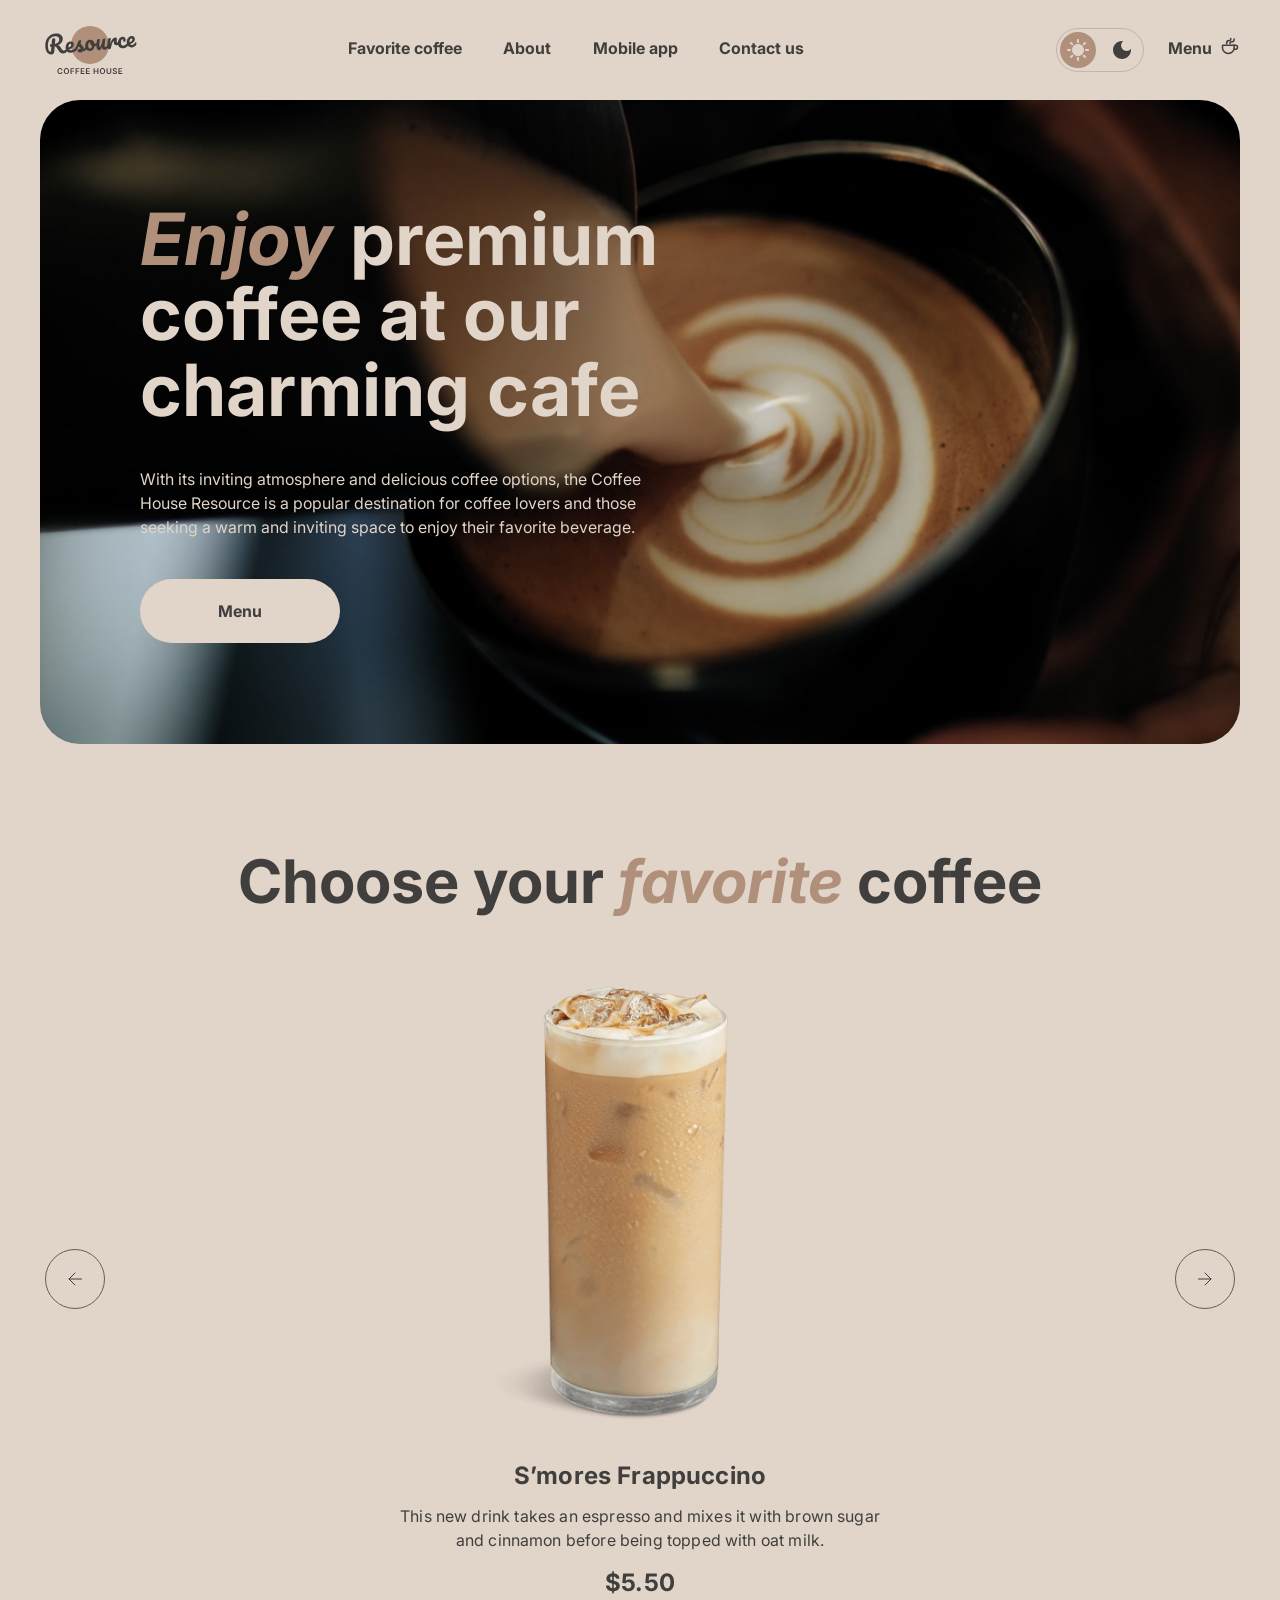
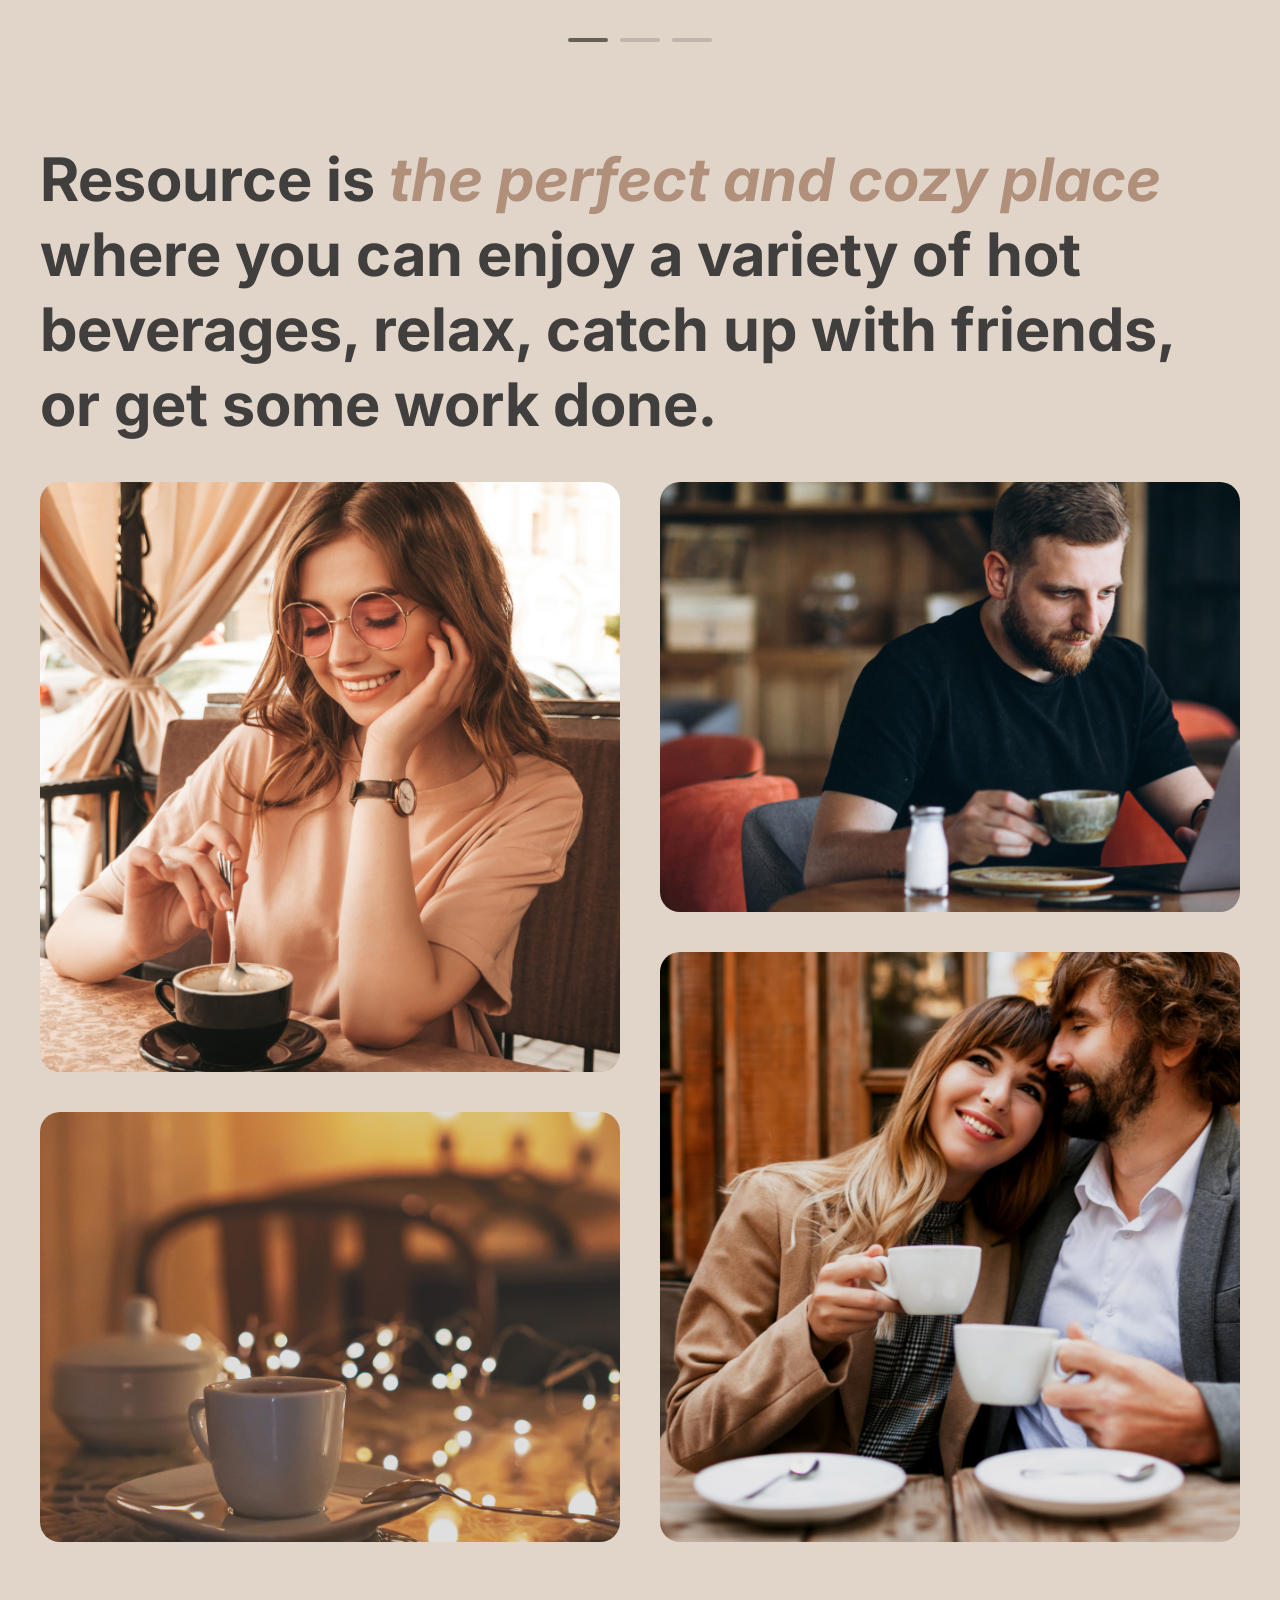
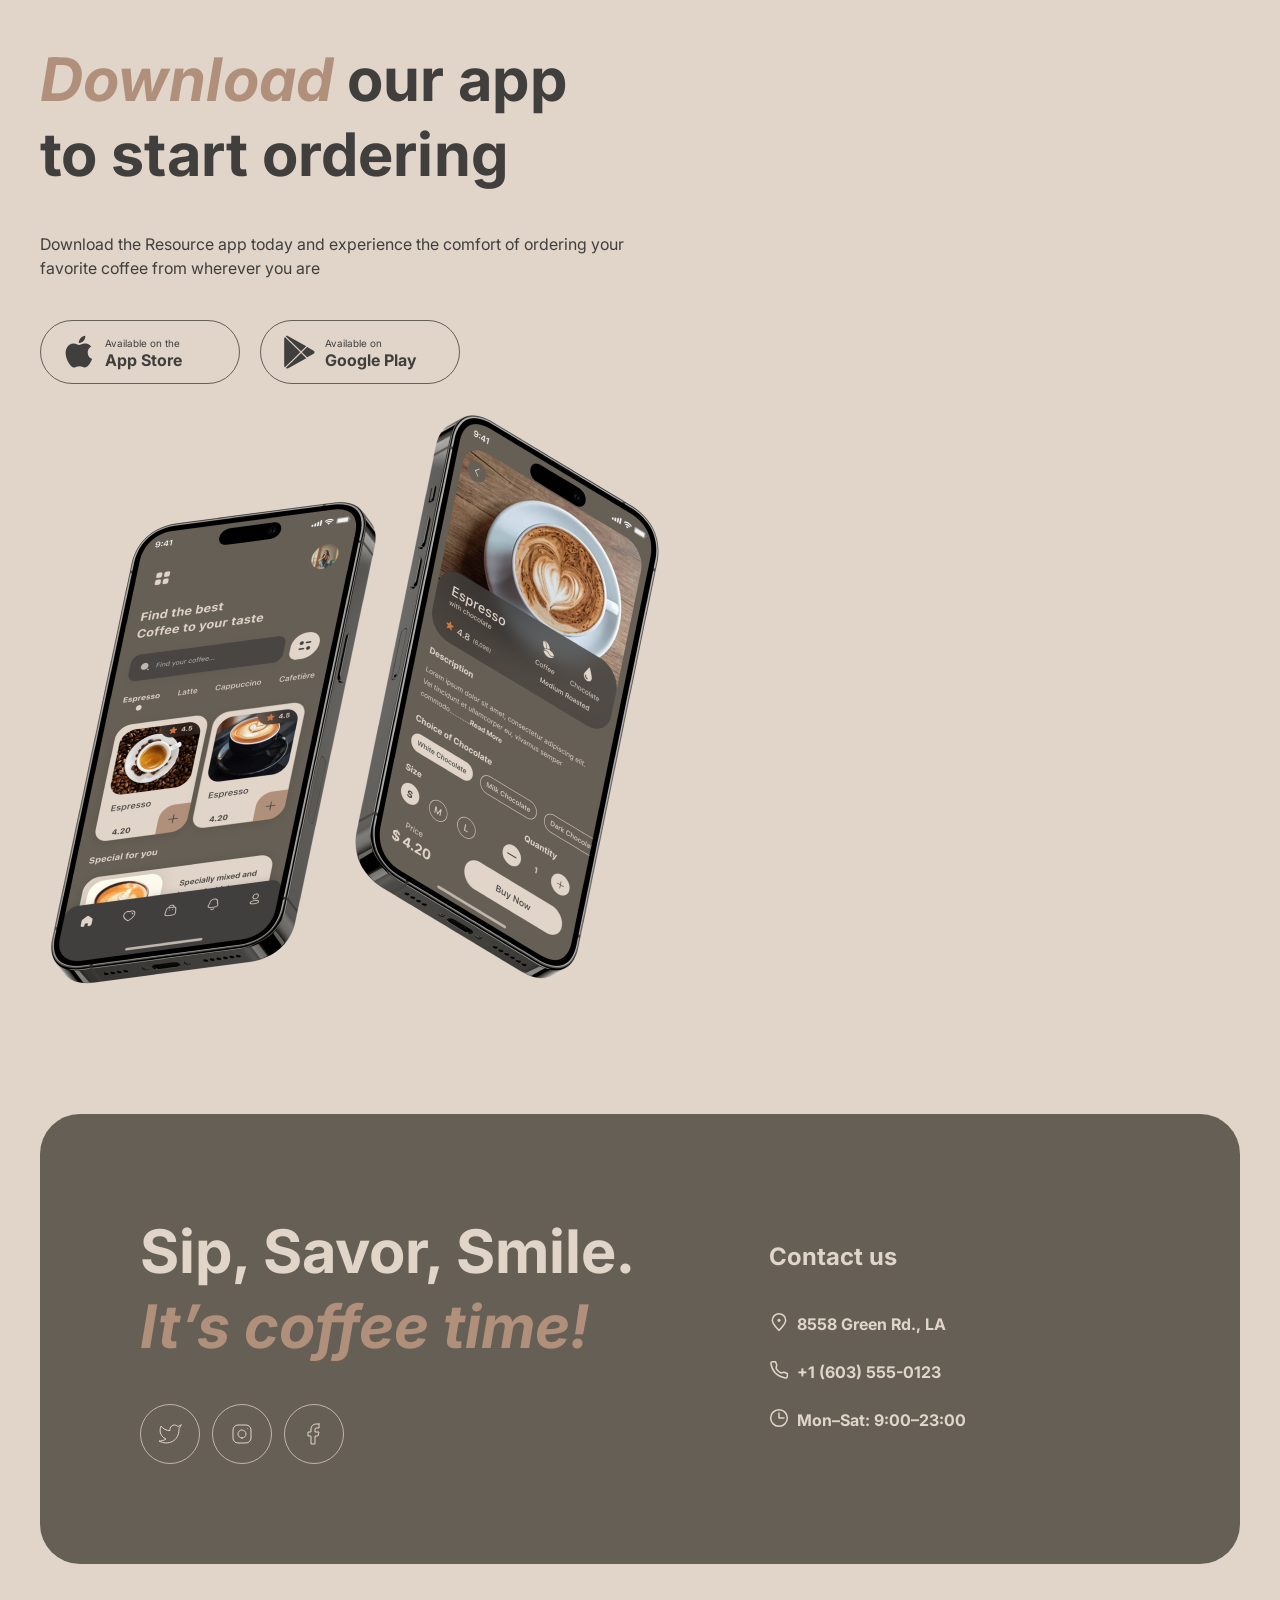
<file: index.html>
<!doctype html>
<html lang="en">
  <head>
    <meta charset="UTF-8" />
    <meta name="viewport" content="width=device-width, initial-scale=1.0" />
    <link
      rel="icon"
      type="image/svg+xml"
      href="./assets/images/icons/logo.svg"
    />
    <link rel="stylesheet" href="./styles/normalize.css" />
    <link rel="stylesheet" href="./styles/style.css" />
    <title>Coffe House</title>
  </head>
  <body>
    <div class="container">
      <header class="header">
        <div class="header__left">
          <a href="/" class="header__logo"
            ><svg
              width="100"
              height="60"
              viewBox="0 0 100 60"
              fill="none"
              xmlns="http://www.w3.org/2000/svg"
            >
              <path
                d="M69 25C69 35.4934 60.4934 44 50 44C39.5066 44 31 35.4934 31 25C31 14.5066 39.5066 6 50 6C60.4934 6 69 14.5066 69 25Z"
                fill="#B0907A"
              />
              <path
                d="M95.6784 22.2913C95.8856 22.2732 96.0534 22.3548 96.1817 22.5364C96.326 22.7165 96.4127 22.9739 96.442 23.3086C96.4922 23.8824 96.4 24.3884 96.1652 24.8265C95.7789 25.5509 95.2359 26.1365 94.5362 26.5832C93.8524 27.0285 93.0084 27.295 92.0042 27.3829C90.4741 27.5168 89.2469 27.1664 88.3226 26.3318C87.3969 25.4812 86.8658 24.2749 86.7291 22.7129C86.6329 21.6131 86.7748 20.5727 87.1547 19.5919C87.5333 18.5951 88.1046 17.7822 88.8687 17.1532C89.6487 16.5229 90.5568 16.1623 91.5928 16.0717C92.5173 15.9908 93.2829 16.2049 93.8895 16.714C94.4948 17.2071 94.8386 17.9239 94.9209 18.8643C95.0171 19.9641 94.7016 20.9473 93.9743 21.814C93.2617 22.6633 91.9772 23.4021 90.1208 24.0303C90.5675 24.73 91.2451 25.0401 92.1537 24.9606C92.8072 24.9035 93.3279 24.7053 93.7158 24.3662C94.1197 24.0257 94.5692 23.4725 95.0643 22.7064C95.2346 22.4506 95.4393 22.3122 95.6784 22.2913ZM91.3914 18.4503C90.8016 18.5019 90.3295 18.8885 89.9751 19.6102C89.6365 20.3304 89.5098 21.1767 89.5949 22.149L89.5991 22.1968C90.5199 21.8914 91.2318 21.4918 91.7347 20.9981C92.2376 20.5044 92.4632 19.9626 92.4117 19.3729C92.3852 19.0701 92.2766 18.8386 92.0859 18.6786C91.9098 18.5013 91.6783 18.4252 91.3914 18.4503Z"
                fill="#403F3D"
              />
              <path
                d="M83.2976 28.1446C81.7356 28.2813 80.4779 27.9497 79.5245 27.1497C78.5857 26.3324 78.0529 25.1985 77.926 23.7481C77.813 22.457 77.969 21.303 78.394 20.2861C78.819 19.2692 79.4149 18.4622 80.1818 17.8651C80.9487 17.268 81.7784 16.9304 82.671 16.8523C83.5477 16.7756 84.2481 16.9793 84.7723 17.4635C85.311 17.9303 85.6159 18.5702 85.6871 19.383C85.7456 20.0525 85.6437 20.6316 85.3813 21.1203C85.1348 21.6076 84.7725 21.8722 84.2944 21.9141C83.9915 21.9406 83.7382 21.8904 83.5344 21.7637C83.3465 21.6356 83.2414 21.444 83.2191 21.189C83.2093 21.0774 83.2141 20.9485 83.2334 20.8023C83.2527 20.6561 83.2676 20.5504 83.278 20.4852C83.3367 20.2392 83.357 20.0125 83.3389 19.8053C83.3208 19.5981 83.2511 19.4436 83.1297 19.3418C83.0243 19.2386 82.876 19.1953 82.6847 19.2121C82.3181 19.2441 81.9901 19.4415 81.7006 19.8041C81.4097 20.1508 81.193 20.6114 81.0506 21.186C80.9081 21.7606 80.8661 22.3826 80.9247 23.0521C81.0865 24.901 81.9723 25.7551 83.5821 25.6142C84.2356 25.557 84.9181 25.2805 85.6296 24.7846C86.3556 24.2714 87.0469 23.5444 87.7034 22.6036C87.8752 22.3637 88.0806 22.2333 88.3197 22.2124C88.5269 22.1942 88.6946 22.2759 88.8229 22.4574C88.9672 22.6375 89.054 22.895 89.0832 23.2297C89.1362 23.8354 89.028 24.3427 88.7587 24.7518C88.0904 25.7418 87.2526 26.5378 86.2452 27.1399C85.2524 27.7247 84.2699 28.0596 83.2976 28.1446Z"
                fill="#403F3D"
              />
              <path
                d="M69.549 29.3476C68.9433 29.4006 68.485 29.1195 68.1742 28.5042C67.8794 27.8876 67.6706 26.8779 67.5479 25.4753C67.3666 23.4032 67.4892 21.4089 67.9158 19.4924C68.0188 19.0177 68.2207 18.6627 68.5213 18.4276C68.8365 18.1752 69.289 18.0232 69.8787 17.9716C70.1975 17.9437 70.4242 17.964 70.5586 18.0326C70.6931 18.1011 70.7701 18.2469 70.7897 18.4701C70.812 18.7251 70.7426 19.3094 70.5816 20.2229C70.478 20.8744 70.3993 21.4434 70.3455 21.93C70.2917 22.4165 70.2636 23.0132 70.2612 23.7201C70.6673 22.3033 71.1594 21.136 71.7376 20.2181C72.3158 19.3002 72.8997 18.6308 73.4892 18.2098C74.0947 17.7874 74.6605 17.5532 75.1865 17.5072C76.2225 17.4166 76.7858 17.8893 76.8765 18.9253C76.8946 19.1325 76.8668 19.6409 76.7931 20.4504C76.7214 21.0991 76.6925 21.5032 76.7064 21.6626C76.7552 22.2204 76.9789 22.4819 77.3773 22.4471C77.8236 22.408 78.3668 22.0072 79.0067 21.2445C79.1958 21.0191 79.4019 20.8967 79.6251 20.8772C79.8323 20.8591 80 20.9408 80.1283 21.1223C80.2712 21.2864 80.3559 21.5199 80.3824 21.8228C80.434 22.4125 80.315 22.8887 80.0255 23.2513C79.6197 23.7526 79.1285 24.1971 78.5521 24.5848C77.9903 24.9552 77.3746 25.1697 76.7052 25.2282C75.8604 25.3021 75.196 25.1434 74.7121 24.7521C74.2441 24.3594 73.978 23.7965 73.9139 23.0633C73.8929 22.8242 73.8959 22.583 73.9228 22.3397C73.9268 22.0182 73.9239 21.8016 73.9142 21.69C73.8919 21.435 73.793 21.3151 73.6177 21.3305C73.3786 21.3514 73.0836 21.6503 72.7325 22.2271C72.396 22.7865 72.0748 23.5213 71.7689 24.4314C71.4631 25.3415 71.2332 26.2932 71.0791 27.2864C70.9694 28.0509 70.8068 28.5791 70.5914 28.8709C70.3906 29.1455 70.0431 29.3044 69.549 29.3476Z"
                fill="#403F3D"
              />
              <path
                d="M59.2462 30.2488C58.5289 30.3116 57.9106 30.0364 57.3912 29.4233C56.8863 28.7929 56.5906 27.9836 56.5042 26.9954C56.3996 25.8 56.3838 24.7012 56.4567 23.699C56.5282 22.6809 56.6985 21.5979 56.9675 20.4501C57.085 19.958 57.2782 19.5958 57.547 19.3635C57.8157 19.1312 58.2609 18.9878 58.8826 18.9334C59.2332 18.9028 59.4772 18.9376 59.6145 19.038C59.7677 19.1371 59.8541 19.2981 59.8736 19.5213C59.8847 19.6488 59.8347 20.0868 59.7235 20.8354C59.6157 21.4391 59.5349 21.9842 59.4811 22.4707C59.3088 24.1722 59.247 25.3019 59.2958 25.8598C59.3251 26.1945 59.3859 26.4301 59.4781 26.5666C59.569 26.6871 59.7021 26.7397 59.8774 26.7244C60.1165 26.7035 60.3904 26.4386 60.6993 25.9297C61.024 25.4195 61.3431 24.6608 61.6565 23.6536C61.9859 22.6451 62.2798 21.4148 62.5382 19.9627C62.6239 19.4734 62.7852 19.114 63.0221 18.8845C63.2749 18.6535 63.6643 18.5151 64.1903 18.4691C64.5569 18.437 64.8161 18.4625 64.9679 18.5456C65.1184 18.6127 65.204 18.7658 65.2249 19.0049C65.2598 19.4034 65.1561 20.5127 64.9138 22.3327C64.646 24.412 64.533 25.6907 64.5748 26.1688C64.6013 26.4717 64.686 26.7052 64.8289 26.8694C64.9703 27.0176 65.1447 27.0827 65.3519 27.0645C65.6706 27.0366 66.0285 26.8126 66.4254 26.3924C66.8368 25.9549 67.3708 25.2657 68.0273 24.3249C68.199 24.0851 68.4044 23.9547 68.6435 23.9337C68.8507 23.9156 69.0185 23.9973 69.1468 24.1788C69.291 24.3589 69.3778 24.6163 69.4071 24.9511C69.4629 25.5886 69.3547 26.096 69.0825 26.4731C68.471 27.3779 67.7905 28.1361 67.041 28.7477C66.3074 29.358 65.4385 29.707 64.4343 29.7949C63.6693 29.8618 63.0776 29.6165 62.6594 29.0588C62.2572 28.4997 62.0093 27.6862 61.9159 26.6183C61.7398 27.7259 61.4065 28.5982 60.9162 29.2354C60.4245 29.8566 59.8678 30.1944 59.2462 30.2488Z"
                fill="#403F3D"
              />
              <path
                d="M57.5606 22.8796C57.7678 22.8614 57.9362 22.9511 58.0659 23.1485C58.1956 23.346 58.2744 23.6041 58.3023 23.9229C58.3692 24.688 58.1779 25.1625 57.7282 25.3463C56.8011 25.7647 55.7659 26.048 54.6225 26.1963C54.4367 27.5616 53.9332 28.6898 53.1117 29.5808C52.2888 30.4559 51.3115 30.9429 50.1799 31.0419C49.2235 31.1256 48.3824 30.9663 47.6566 30.564C46.9467 30.1603 46.383 29.5913 45.9654 28.8569C45.5478 28.1225 45.3 27.309 45.2219 26.4164C45.1159 25.205 45.2529 24.1089 45.6328 23.1281C46.0114 22.1313 46.5841 21.3343 47.351 20.7372C48.1165 20.1242 48.9933 19.7744 49.9816 19.688C51.1929 19.582 52.2022 19.9193 53.0093 20.6999C53.8309 21.4632 54.3592 22.453 54.5941 23.6691C55.339 23.5558 56.2177 23.3183 57.23 22.9567C57.3547 22.9136 57.4649 22.8879 57.5606 22.8796ZM50.1494 28.4908C50.6595 28.4462 51.0797 28.2007 51.41 27.7542C51.7563 27.3063 51.959 26.6863 52.0182 25.8941C51.4948 25.6026 51.0739 25.1977 50.7555 24.6795C50.4531 24.1599 50.2754 23.5972 50.2224 22.9916C50.2001 22.7365 50.2017 22.4794 50.2272 22.2202L50.1076 22.2307C49.4701 22.2864 48.9633 22.644 48.5873 23.3032C48.2259 23.9452 48.094 24.824 48.1916 25.9398C48.2683 26.8164 48.4942 27.4712 48.8694 27.9042C49.2605 28.3357 49.6872 28.5313 50.1494 28.4908Z"
                fill="#403F3D"
              />
              <path
                d="M40.3103 32.4354C39.4815 32.508 38.8272 32.3725 38.3474 32.029C37.8836 31.6841 37.6307 31.2726 37.5889 30.7944C37.5527 30.38 37.6727 30.0081 37.9491 29.6787C38.2254 29.3494 38.6584 29.1589 39.2482 29.1073C39.4554 29.0892 39.6966 29.0922 39.9717 29.1163C40.2614 29.1231 40.4787 29.1282 40.6235 29.1316C40.5713 28.7185 40.4415 28.3364 40.2341 27.9851C40.0427 27.6325 39.8048 27.3 39.5205 26.9876C39.2348 26.6592 38.9692 26.3773 38.7237 26.1418C38.3119 27.1254 37.8861 27.9497 37.4464 28.6145C37.0226 29.278 36.5482 29.9137 36.0232 30.5218C35.7614 30.8338 35.4711 31.0038 35.1523 31.0316C34.8973 31.054 34.6824 30.9844 34.5077 30.823C34.3316 30.6457 34.2316 30.4216 34.2079 30.1506C34.1801 29.8318 34.2658 29.5272 34.4653 29.2367L34.7426 28.827C35.5244 27.6664 36.1078 26.7159 36.4928 25.9756C36.7233 25.4896 36.9884 24.8481 37.288 24.0509C37.5863 23.2379 37.8745 22.4016 38.1527 21.542C38.3942 20.8142 38.9931 20.4085 39.9494 20.3248C40.3957 20.2858 40.71 20.2984 40.8923 20.3628C41.0746 20.4271 41.1734 20.547 41.1888 20.7223C41.1971 20.8179 41.1785 20.9722 41.1329 21.1849C41.0873 21.3977 41.0177 21.6126 40.9243 21.8296C40.6876 22.4285 40.5867 22.9272 40.6215 23.3257C40.6424 23.5647 40.7451 23.8208 40.9296 24.0937C41.1301 24.3653 41.4244 24.7009 41.8127 25.1006C42.3814 25.7254 42.8141 26.2657 43.111 26.7216C43.4224 27.1601 43.6025 27.6583 43.6513 28.2162C43.6652 28.3756 43.6688 28.6001 43.662 28.8898C44.4166 28.5187 45.2626 27.6335 46.2003 26.2345C46.372 25.9946 46.5774 25.8642 46.8165 25.8433C47.0237 25.8252 47.1915 25.9069 47.3198 26.0884C47.464 26.2685 47.5508 26.5259 47.5801 26.8606C47.6331 27.4663 47.5249 27.9737 47.2555 28.3827C46.545 29.4407 45.8392 30.185 45.1381 30.6158C44.4515 31.0292 43.5756 31.2985 42.5105 31.4238C41.9204 32.0215 41.187 32.3587 40.3103 32.4354Z"
                fill="#403F3D"
              />
              <path
                d="M36.6161 26.7357C36.8233 26.7175 36.9911 26.7992 37.1194 26.9807C37.2636 27.1608 37.3504 27.4183 37.3797 27.753C37.4355 28.3905 37.3273 28.8979 37.0551 29.2751C36.5281 30.0439 35.7492 30.7786 34.7183 31.4791C33.7034 32.1782 32.5823 32.5815 31.355 32.6888C29.6814 32.8353 28.3426 32.4947 27.3386 31.667C26.3347 30.8394 25.7637 29.6365 25.6256 28.0586C25.5294 26.9588 25.6713 25.9185 26.0512 24.9376C26.4298 23.9408 27.0011 23.1279 27.7652 22.4989C28.5452 21.8686 29.4533 21.508 30.4893 21.4174C31.4138 21.3365 32.1793 21.5506 32.786 22.0597C33.3913 22.5528 33.7351 23.2696 33.8173 24.21C33.9136 25.3098 33.5981 26.293 32.8708 27.1597C32.1581 28.009 30.8816 28.7471 29.0412 29.3739C29.5039 30.0722 30.293 30.3726 31.4088 30.275C32.126 30.2122 32.9173 29.894 33.7826 29.3204C34.6625 28.7295 35.4016 27.9983 35.9999 27.1269C36.1716 26.887 36.377 26.7566 36.6161 26.7357ZM30.2878 23.796C29.6981 23.8476 29.226 24.2342 28.8715 24.9559C28.533 25.6761 28.4063 26.5224 28.4914 27.4947L28.4955 27.5425C29.4164 27.2371 30.1283 26.8375 30.6312 26.3438C31.1341 25.8501 31.3597 25.3083 31.3081 24.7186C31.2816 24.4158 31.1731 24.1843 30.9824 24.0243C30.8063 23.847 30.5747 23.7709 30.2878 23.796Z"
                fill="#403F3D"
              />
              <path
                d="M27.6906 27.5167C27.8978 27.4986 28.0656 27.5803 28.1939 27.7618C28.3382 27.9419 28.4249 28.1993 28.4542 28.5341C28.5086 29.1557 28.4004 29.6631 28.1296 30.0561C27.4454 31.0476 26.7351 31.8324 25.9987 32.4108C25.261 32.9733 24.3581 33.3012 23.2902 33.3946C22.2541 33.4853 21.3451 33.2837 20.5631 32.79C19.797 32.2949 19.028 31.3985 18.256 30.1009C17.6351 29.063 17.151 28.3023 16.8035 27.8188C16.4547 27.3193 16.119 26.9712 15.7967 26.7745C15.4903 26.5765 15.1198 26.4724 14.6852 26.4622C14.6508 26.8025 14.5595 27.8705 14.4114 29.6663C14.3537 30.4744 14.3165 30.9675 14.3 31.1456C14.2256 32.1319 13.9724 32.9089 13.5402 33.4767C13.1067 34.0286 12.4038 34.3471 11.4315 34.4321C10.3636 34.5256 9.38799 34.2977 8.50477 33.7486C7.63609 33.1822 6.9298 32.3606 6.38589 31.2839C5.84059 30.1913 5.50518 28.9277 5.37968 27.4932C5.1454 24.8154 5.40544 22.4638 6.15978 20.4383C6.93006 18.4115 8.10738 16.8148 9.69174 15.6483C11.2906 14.4644 13.1899 13.7763 15.3895 13.5838C16.9196 13.45 18.223 13.5688 19.2994 13.9404C20.3759 14.312 21.1968 14.8826 21.762 15.6523C22.3432 16.4206 22.6784 17.3148 22.7676 18.3349C22.8457 19.2275 22.7073 20.1229 22.3522 21.0213C22.0117 21.9023 21.4476 22.7066 20.66 23.434C19.8724 24.1614 18.8869 24.7375 17.7034 25.1622C18.4866 25.3025 19.1057 25.5856 19.5605 26.0116C20.0154 26.4376 20.4891 27.0787 20.9816 27.9351C21.5115 28.8524 22.0112 29.5153 22.4806 29.924C22.966 30.3312 23.4955 30.5098 24.0693 30.4596C24.5794 30.4149 25.0509 30.205 25.4838 29.8299C25.9154 29.4388 26.4456 28.7981 27.0744 27.9079C27.2461 27.6681 27.4515 27.5377 27.6906 27.5167ZM11.3837 26.727C10.8418 26.7744 10.4561 26.6797 10.2266 26.4428C10.013 26.2045 9.89225 25.9259 9.86436 25.6071C9.8309 25.2246 9.92394 24.9113 10.1435 24.6672C10.379 24.4218 10.6562 24.2851 10.9749 24.2572L11.5727 24.2049C11.691 22.6206 11.8123 21.2528 11.9364 20.1016C12.053 19.0474 12.6771 18.4708 13.8088 18.3718C14.7173 18.2923 15.2071 18.659 15.2782 19.4719C15.2936 19.6473 15.2975 19.7835 15.2899 19.8805L14.9199 23.9121C15.7764 23.789 16.5393 23.5134 17.2085 23.0855C17.8937 22.6561 18.4149 22.0966 18.7722 21.4068C19.1454 20.7156 19.2957 19.9556 19.2232 19.1268C19.1353 18.1226 18.7236 17.3636 17.988 16.8498C17.2524 16.3359 16.2232 16.1369 14.9002 16.2526C13.3382 16.3893 12.0016 16.8997 10.8904 17.7839C9.79381 18.6508 8.98568 19.8779 8.46605 21.4653C7.94503 23.0366 7.78003 24.9142 7.97108 27.0978C8.06033 28.1179 8.24063 28.9855 8.51198 29.7006C8.78334 30.4157 9.08648 30.9432 9.42139 31.2834C9.75631 31.6235 10.0592 31.7817 10.3302 31.7579C10.5374 31.7398 10.6957 31.6216 10.8051 31.4032C10.9304 31.1834 11.0127 30.839 11.052 30.3698L11.3837 26.727Z"
                fill="#403F3D"
              />
              <path
                d="M78.4023 54.0001V48.1819H82.1864V49.0654H79.4563V50.645H81.9904V51.5285H79.4563V53.1165H82.2092V54.0001H78.4023Z"
                fill="#403F3D"
              />
              <path
                d="M75.9698 49.7813C75.9433 49.5332 75.8316 49.34 75.6346 49.2017C75.4395 49.0635 75.1857 48.9943 74.8732 48.9943C74.6535 48.9943 74.4651 49.0275 74.3079 49.0938C74.1507 49.1601 74.0304 49.25 73.9471 49.3637C73.8638 49.4773 73.8211 49.607 73.8192 49.7529C73.8192 49.8741 73.8467 49.9792 73.9016 50.0682C73.9585 50.1572 74.0352 50.233 74.1317 50.2955C74.2283 50.3561 74.3353 50.4072 74.4528 50.4489C74.5702 50.4906 74.6886 50.5256 74.8079 50.554L75.3533 50.6904C75.573 50.7415 75.7842 50.8106 75.9869 50.8977C76.1914 50.9849 76.3742 51.0947 76.5352 51.2273C76.698 51.3599 76.8268 51.5199 76.9215 51.7074C77.0162 51.8949 77.0636 52.1146 77.0636 52.3665C77.0636 52.7074 76.9764 53.0076 76.8022 53.2671C76.628 53.5246 76.3761 53.7263 76.0465 53.8722C75.7189 54.0161 75.3221 54.0881 74.8562 54.0881C74.4035 54.0881 74.0105 54.018 73.6772 53.8779C73.3458 53.7377 73.0863 53.5332 72.8988 53.2642C72.7132 52.9953 72.6128 52.6676 72.5977 52.2813H73.6346C73.6497 52.4839 73.7122 52.6525 73.8221 52.787C73.9319 52.9214 74.0749 53.0218 74.2511 53.0881C74.4291 53.1544 74.628 53.1875 74.8477 53.1875C75.0768 53.1875 75.2776 53.1534 75.4499 53.0852C75.6242 53.0152 75.7605 52.9186 75.859 52.7955C75.9575 52.6705 76.0077 52.5246 76.0096 52.358C76.0077 52.2065 75.9632 52.0815 75.8761 51.983C75.7889 51.8826 75.6668 51.7993 75.5096 51.733C75.3543 51.6648 75.1725 51.6042 74.9641 51.5512L74.3022 51.3807C73.823 51.2576 73.4442 51.071 73.1658 50.821C72.8893 50.5692 72.7511 50.2349 72.7511 49.8182C72.7511 49.4754 72.8439 49.1752 73.0295 48.9176C73.217 48.6601 73.4717 48.4602 73.7937 48.3182C74.1156 48.1743 74.4802 48.1023 74.8874 48.1023C75.3003 48.1023 75.6621 48.1743 75.9727 48.3182C76.2852 48.4602 76.5304 48.6582 76.7085 48.912C76.8865 49.1638 76.9783 49.4536 76.984 49.7813H75.9698Z"
                fill="#403F3D"
              />
              <path
                d="M70.2086 48.1819H71.2626V51.983C71.2626 52.3997 71.1641 52.7662 70.9672 53.0825C70.7721 53.3987 70.4975 53.6459 70.1433 53.8239C69.7891 54.0001 69.3753 54.0881 68.9018 54.0881C68.4264 54.0881 68.0117 54.0001 67.6575 53.8239C67.3033 53.6459 67.0287 53.3987 66.8336 53.0825C66.6386 52.7662 66.541 52.3997 66.541 51.983V48.1819H67.595V51.895C67.595 52.1374 67.648 52.3533 67.7541 52.5427C67.862 52.7321 68.0136 52.8807 68.2086 52.9887C68.4037 53.0948 68.6348 53.1478 68.9018 53.1478C69.1689 53.1478 69.3999 53.0948 69.595 52.9887C69.792 52.8807 69.9435 52.7321 70.0495 52.5427C70.1556 52.3533 70.2086 52.1374 70.2086 51.895V48.1819Z"
                fill="#403F3D"
              />
              <path
                d="M65.1435 51.0909C65.1435 51.7178 65.026 52.2548 64.7912 52.7017C64.5582 53.1468 64.2401 53.4877 63.8366 53.7245C63.4351 53.9612 62.9796 54.0796 62.4702 54.0796C61.9607 54.0796 61.5043 53.9612 61.1009 53.7245C60.6993 53.4858 60.3812 53.144 60.1463 52.6989C59.9134 52.2519 59.7969 51.7159 59.7969 51.0909C59.7969 50.464 59.9134 49.9281 60.1463 49.483C60.3812 49.036 60.6993 48.6942 61.1009 48.4574C61.5043 48.2207 61.9607 48.1023 62.4702 48.1023C62.9796 48.1023 63.4351 48.2207 63.8366 48.4574C64.2401 48.6942 64.5582 49.036 64.7912 49.483C65.026 49.9281 65.1435 50.464 65.1435 51.0909ZM64.0838 51.0909C64.0838 50.6496 64.0147 50.2775 63.8764 49.9745C63.7401 49.6695 63.5507 49.4394 63.3082 49.2841C63.0658 49.1269 62.7865 49.0483 62.4702 49.0483C62.1539 49.0483 61.8745 49.1269 61.6321 49.2841C61.3897 49.4394 61.1993 49.6695 61.0611 49.9745C60.9247 50.2775 60.8565 50.6496 60.8565 51.0909C60.8565 51.5322 60.9247 51.9053 61.0611 52.2102C61.1993 52.5133 61.3897 52.7434 61.6321 52.9006C61.8745 53.0559 62.1539 53.1335 62.4702 53.1335C62.7865 53.1335 63.0658 53.0559 63.3082 52.9006C63.5507 52.7434 63.7401 52.5133 63.8764 52.2102C64.0147 51.9053 64.0838 51.5322 64.0838 51.0909Z"
                fill="#403F3D"
              />
              <path
                d="M53.5918 54.0001V48.1819H54.6458V50.645H57.3418V48.1819H58.3986V54.0001H57.3418V51.5285H54.6458V54.0001H53.5918Z"
                fill="#403F3D"
              />
              <path
                d="M45.9492 54.0001V48.1819H49.7333V49.0654H47.0032V50.645H49.5373V51.5285H47.0032V53.1165H49.756V54.0001H45.9492Z"
                fill="#403F3D"
              />
              <path
                d="M40.6895 54.0001V48.1819H44.4735V49.0654H41.7434V50.645H44.2775V51.5285H41.7434V53.1165H44.4963V54.0001H40.6895Z"
                fill="#403F3D"
              />
              <path
                d="M35.6016 54.0001V48.1819H39.3288V49.0654H36.6555V50.645H39.0732V51.5285H36.6555V54.0001H35.6016Z"
                fill="#403F3D"
              />
              <path
                d="M30.5137 54.0001V48.1819H34.2409V49.0654H31.5676V50.645H33.9853V51.5285H31.5676V54.0001H30.5137Z"
                fill="#403F3D"
              />
              <path
                d="M29.1181 51.0909C29.1181 51.7178 29.0007 52.2548 28.7658 52.7017C28.5328 53.1468 28.2147 53.4877 27.8113 53.7245C27.4097 53.9612 26.9542 54.0796 26.4448 54.0796C25.9353 54.0796 25.4789 53.9612 25.0755 53.7245C24.6739 53.4858 24.3558 53.144 24.1209 52.6989C23.888 52.2519 23.7715 51.7159 23.7715 51.0909C23.7715 50.464 23.888 49.9281 24.1209 49.483C24.3558 49.036 24.6739 48.6942 25.0755 48.4574C25.4789 48.2207 25.9353 48.1023 26.4448 48.1023C26.9542 48.1023 27.4097 48.2207 27.8113 48.4574C28.2147 48.6942 28.5328 49.036 28.7658 49.483C29.0007 49.9281 29.1181 50.464 29.1181 51.0909ZM28.0584 51.0909C28.0584 50.6496 27.9893 50.2775 27.851 49.9745C27.7147 49.6695 27.5253 49.4394 27.2828 49.2841C27.0404 49.1269 26.7611 49.0483 26.4448 49.0483C26.1285 49.0483 25.8491 49.1269 25.6067 49.2841C25.3643 49.4394 25.1739 49.6695 25.0357 49.9745C24.8993 50.2775 24.8311 50.6496 24.8311 51.0909C24.8311 51.5322 24.8993 51.9053 25.0357 52.2102C25.1739 52.5133 25.3643 52.7434 25.6067 52.9006C25.8491 53.0559 26.1285 53.1335 26.4448 53.1335C26.7611 53.1335 27.0404 53.0559 27.2828 52.9006C27.5253 52.7434 27.7147 52.5133 27.851 52.2102C27.9893 51.9053 28.0584 51.5322 28.0584 51.0909Z"
                fill="#403F3D"
              />
              <path
                d="M22.5536 50.1449H21.4911C21.4608 49.9707 21.4049 49.8163 21.3235 49.6818C21.2421 49.5455 21.1407 49.4299 21.0195 49.3352C20.8983 49.2406 20.7601 49.1695 20.6048 49.1222C20.4513 49.0729 20.2856 49.0483 20.1076 49.0483C19.7913 49.0483 19.511 49.1279 19.2667 49.287C19.0224 49.4442 18.8311 49.6752 18.6928 49.9801C18.5546 50.2832 18.4854 50.6534 18.4854 51.0909C18.4854 51.536 18.5546 51.911 18.6928 52.2159C18.833 52.519 19.0243 52.7481 19.2667 52.9034C19.511 53.0568 19.7904 53.1335 20.1048 53.1335C20.279 53.1335 20.4419 53.1108 20.5934 53.0654C20.7468 53.018 20.8841 52.9489 21.0053 52.858C21.1284 52.7671 21.2317 52.6553 21.315 52.5227C21.4002 52.3902 21.4589 52.2387 21.4911 52.0682L22.5536 52.0739C22.5138 52.3504 22.4277 52.6099 22.2951 52.8523C22.1644 53.0947 21.993 53.3087 21.7809 53.4943C21.5688 53.6781 21.3207 53.822 21.0366 53.9262C20.7525 54.0284 20.4371 54.0796 20.0906 54.0796C19.5792 54.0796 19.1228 53.9612 18.7212 53.7245C18.3197 53.4877 18.0034 53.1459 17.7724 52.6989C17.5413 52.2519 17.4258 51.7159 17.4258 51.0909C17.4258 50.464 17.5423 49.9281 17.7752 49.483C18.0082 49.036 18.3254 48.6942 18.7269 48.4574C19.1284 48.2207 19.583 48.1023 20.0906 48.1023C20.4144 48.1023 20.7156 48.1477 20.994 48.2387C21.2724 48.3296 21.5205 48.4631 21.7383 48.6392C21.9561 48.8135 22.1351 49.0275 22.2752 49.2813C22.4173 49.5332 22.5101 49.821 22.5536 50.1449Z"
                fill="#403F3D"
              />
            </svg>
          </a>
          <nav class="header__nav">
            <ul class="nav__list">
              <li class="nav__list-item">
                <a href="#favorite" class="nav__item-link link"
                  >Favorite coffee</a
                >
              </li>
              <li class="nav__list-item">
                <a href="#about" class="nav__item-link link">About</a>
              </li>
              <li class="nav__list-item">
                <a href="#mobile" class="nav__item-link link">Mobile app</a>
              </li>
              <li class="nav__list-item">
                <a href="#contact" class="nav__item-link link">Contact us</a>
              </li>
            </ul>
          </nav>
        </div>
        <div class="header__menu">
          <ul class="header__menu-list">
            <li class="menu__list-item">
              <button class="menu__item-btn active">
                <svg
                  width="22"
                  height="22"
                  viewBox="0 0 22 22"
                  fill="none"
                  xmlns="http://www.w3.org/2000/svg"
                >
                  <path
                    d="M10 3V1C10 0.45 10.45 0 11 0C11.55 0 12 0.45 12 1V3C12 3.55 11.55 4 11 4C10.45 4 10 3.55 10 3ZM17.36 6.05L18.77 4.63C19.16 4.24 19.16 3.61 18.77 3.22C18.38 2.83 17.75 2.83 17.36 3.22L15.95 4.64C15.56 5.03 15.56 5.66 15.95 6.05C16.34 6.44 16.97 6.44 17.36 6.05ZM21 10H19C18.45 10 18 10.45 18 11C18 11.55 18.45 12 19 12H21C21.55 12 22 11.55 22 11C22 10.45 21.55 10 21 10ZM11 18C10.45 18 10 18.45 10 19V21C10 21.55 10.45 22 11 22C11.55 22 12 21.55 12 21V19C12 18.45 11.55 18 11 18ZM4.64 6.05L3.22 4.64C2.83 4.25 2.83 3.61 3.22 3.23C3.61 2.85 4.25 2.84 4.63 3.23L6.04 4.64C6.43 5.03 6.43 5.67 6.04 6.05C5.65 6.43 5.02 6.44 4.64 6.05ZM15.95 15.95C15.56 16.34 15.56 16.98 15.95 17.36L17.36 18.77C17.75 19.16 18.39 19.16 18.77 18.77C19.16 18.38 19.16 17.74 18.77 17.36L17.36 15.95C16.98 15.56 16.34 15.56 15.95 15.95ZM1 12H3C3.55 12 4 11.55 4 11C4 10.45 3.55 10 3 10H1C0.45 10 0 10.45 0 11C0 11.55 0.45 12 1 12ZM4.64 18.78L6.05 17.37C6.44 16.98 6.44 16.34 6.05 15.96C5.66 15.58 5.02 15.57 4.64 15.96L3.23 17.37C2.84 17.76 2.84 18.4 3.23 18.78C3.61 19.17 4.25 19.17 4.64 18.78ZM11 5C7.69 5 5 7.69 5 11C5 14.31 7.69 17 11 17C14.31 17 17 14.31 17 11C17 7.69 14.31 5 11 5Z"
                    fill="#E1D4C9"
                  />
                </svg>
              </button>
            </li>
            <li class="menu__list-item">
              <button class="menu__item-btn">
                <svg
                  width="18"
                  height="18"
                  viewBox="0 0 18 18"
                  fill="none"
                  xmlns="http://www.w3.org/2000/svg"
                >
                  <path
                    d="M9 0C4.03 0 0 4.03 0 9C0 13.97 4.03 18 9 18C13.97 18 18 13.97 18 9C18 8.54 17.96 8.08 17.9 7.64C16.92 9.01 15.32 9.9 13.5 9.9C10.52 9.9 8.1 7.48 8.1 4.5C8.1 2.69 8.99 1.08 10.36 0.0999999C9.92 0.0399999 9.46 0 9 0Z"
                    fill="#403F3D"
                  />
                </svg>
              </button>
            </li>
          </ul>
          <a href="./menu.html" class="header__menu-btn link">Menu</a>
          <div class="burger">
            <span class="line"></span>
            <span class="line"></span>
          </div>
        </div>
      </header>
      <main class="main">
        <section class="hero">
          <div class="hero__info">
            <h1 class="hero__title">
              <span class="title--italic">Enjoy</span> premium coffee at our
              charming cafe
            </h1>
            <p class="hero__paragraph">
              With its inviting atmosphere and delicious coffee options, the
              Coffee House Resource is a popular destination for coffee lovers
              and those seeking a warm and inviting space to enjoy their
              favorite beverage.
            </p>
            <button class="hero__btn">Menu</button>
          </div>
        </section>
        <section class="favorite">
          <h2 id="favorite" class="favorite__title">
            Choose your <span class="title--italic">favorite</span> coffee
          </h2>
          <div class="slider">
            <div class="slider__controls">
              <button class="slider__controls-btn slider__controls-btn--prev">
                <svg
                  width="24"
                  height="24"
                  viewBox="0 0 24 24"
                  fill="none"
                  xmlns="http://www.w3.org/2000/svg"
                >
                  <path
                    d="M18.5 12H6M12 18L6 12L12 6"
                    stroke="#403F3D"
                    stroke-linecap="round"
                    stroke-linejoin="round"
                  />
                </svg>
              </button>
              <button class="slider__controls-btn slider__controls-btn--next">
                <svg
                  width="24"
                  height="24"
                  viewBox="0 0 24 24"
                  fill="none"
                  xmlns="http://www.w3.org/2000/svg"
                >
                  <path
                    d="M18.5 12H6M12 18L6 12L12 6"
                    stroke="#403F3D"
                    stroke-linecap="round"
                    stroke-linejoin="round"
                  />
                </svg>
              </button>
            </div>
            <aside class="slider__card">
              <img
                src="./assets/images/slider/coffee-slider-1.png"
                alt="S’mores Frappuccino"
                class="slider__card-image"
              />
              <div class="slider__card-info">
                <h3 class="card__title">S’mores Frappuccino</h3>
                <p class="card__paragraph">
                  This new drink takes an espresso and mixes it with brown sugar
                  and cinnamon before being topped with oat milk.
                </p>
                <p class="card__cost">$5.50</p>
              </div>
            </aside>
          </div>
          <div class="slider__controls-btns">
            <button class="controls__btns active"></button>
            <button class="controls__btns"></button>
            <button class="controls__btns"></button>
          </div>
        </section>
        <section class="about">
          <h2 id="about" class="about__title">
            Resource is
            <span class="title--italic">the perfect and cozy place</span> where
            you can enjoy a variety of hot beverages, relax, catch up with
            friends, or get some work done.
          </h2>
          <ul class="about__list">
            <li class="about__list-item">
              <img
                src="./assets/images/about/about-1.jpg"
                alt="about-1"
                class="item__image"
              />
            </li>
            <li class="about__list-item">
              <img
                src="./assets/images/about/about-3.jpg"
                alt="about-1"
                class="item__image"
              />
            </li>
            <li class="about__list-item">
              <img
                src="./assets/images/about/about-2.jpg"
                alt="about-1"
                class="item__image"
              />
            </li>

            <li class="about__list-item">
              <img
                src="./assets/images/about/about-4.jpg"
                alt="about-1"
                class="item__image"
              />
            </li>
          </ul>
        </section>
        <section class="mobile">
          <div class="mobile__left">
            <h2 id="mobile" class="mobile__left-title">
              <span class="title--italic">Download</span> our app <br />
              to start ordering
            </h2>
            <p class="mobile__left-paragraph">
              Download the Resource app today and experience the comfort of
              ordering your favorite coffee from wherever you are
            </p>
            <div class="mobile__controls">
              <a
                href="https://www.apple.com/app-store/"
                target="_blank"
                class="mobile__controls-btn"
              >
                <svg
                  width="36"
                  height="36"
                  viewBox="0 0 36 36"
                  fill="none"
                  xmlns="http://www.w3.org/2000/svg"
                >
                  <path
                    d="M26.7073 18.6307C26.6704 14.6324 30.065 12.6872 30.2203 12.5966C28.2977 9.86366 25.3178 9.49026 24.2707 9.46048C21.7679 9.20369 19.3403 10.9206 18.0654 10.9206C16.765 10.9206 14.8017 9.48529 12.6858 9.52747C9.96293 9.56841 7.41566 11.1055 6.0186 13.4923C3.13542 18.359 5.28572 25.5108 8.04802 29.4446C9.42981 31.3712 11.0444 33.5223 13.1578 33.4466C15.2254 33.3635 15.9978 32.1614 18.4929 32.1614C20.9651 32.1614 21.6903 33.4466 23.8457 33.3983C26.0647 33.3635 27.4618 31.463 28.7952 29.519C30.392 27.3108 31.0333 25.1362 31.0588 25.0245C31.0066 25.0071 26.7493 23.4229 26.7073 18.6307Z"
                    fill="#403F3D"
                  />
                  <path
                    d="M22.6357 6.87268C23.7477 5.51675 24.5086 3.67205 24.2974 1.80005C22.6879 1.86952 20.675 2.88554 19.5159 4.21169C18.4903 5.38029 17.5742 7.29571 17.8109 9.097C19.6189 9.2285 21.4753 8.20752 22.6357 6.87268Z"
                    fill="#403F3D"
                  />
                </svg>
                <div class="controls__btn-info">
                  <p class="btn__info-paragraph">Available on the</p>
                  <p class="btn__info-title">App Store</p>
                </div>
              </a>
              <a
                href="https://google.play/about/"
                target="_blank"
                class="mobile__controls-btn"
              >
                <svg
                  width="36"
                  height="36"
                  viewBox="0 0 36 36"
                  fill="none"
                  xmlns="http://www.w3.org/2000/svg"
                >
                  <path
                    d="M3.7558 3.20297C3.39335 3.57289 3.18359 4.14884 3.18359 4.89471V31.4994C3.18359 32.2453 3.39335 32.8212 3.7558 33.1911L3.84525 33.2723L19.1359 18.37V18.0181L3.84525 3.11575L3.7558 3.20297Z"
                    fill="#403F3D"
                  />
                  <path
                    d="M26.0776 23.34L20.9863 18.37V18.0181L26.0837 13.0482L26.1979 13.1128L32.2345 16.4617C33.9573 17.4121 33.9573 18.976 32.2345 19.9324L26.1979 23.2753L26.0776 23.34V23.34Z"
                    fill="#403F3D"
                  />
                  <path
                    d="M25.2733 24.2007L20.0617 19.1195L4.68164 34.1166C5.25384 34.7031 6.18695 34.7737 7.24807 34.1873L25.2733 24.2007"
                    fill="#403F3D"
                  />
                  <path
                    d="M25.2733 12.1876L7.24807 2.20103C6.18695 1.62058 5.25384 1.69125 4.68164 2.27772L20.0617 17.2688L25.2733 12.1876Z"
                    fill="#403F3D"
                  />
                </svg>
                <div class="controls__btn-info">
                  <p class="btn__info-paragraph">Available on</p>
                  <p class="btn__info-title">Google Play</p>
                </div>
              </a>
            </div>
          </div>
          <div class="mobile__right">
            <img
              src="./assets/images/mobile/mobile-screens.png"
              alt="mobile screen"
              class="mobile__right-image"
            />
          </div>
        </section>
      </main>
      <footer class="footer">
        <div class="footer__left">
          <h2 id="contact" class="social__title">
            Sip, Savor, Smile. <br />
            <span class="title--italic">It’s coffee time!</span>
          </h2>
          <ul class="social__list">
            <li class="social__list-item">
              <a href="" class="social__item-link"
                ><svg
                  width="24"
                  height="24"
                  viewBox="0 0 24 24"
                  fill="none"
                  xmlns="http://www.w3.org/2000/svg"
                >
                  <path
                    d="M23 3.01006C23 3.01006 20.9821 4.20217 19.86 4.54006C19.2577 3.84757 18.4573 3.35675 17.567 3.13398C16.6767 2.91122 15.7395 2.96725 14.8821 3.29451C14.0247 3.62177 13.2884 4.20446 12.773 4.96377C12.2575 5.72309 11.9877 6.62239 12 7.54006V8.54006C10.2426 8.58562 8.50127 8.19587 6.93101 7.4055C5.36074 6.61513 4.01032 5.44869 3 4.01006C3 4.01006 -1 13.0101 8 17.0101C5.94053 18.408 3.48716 19.109 1 19.0101C10 24.0101 21 19.0101 21 7.51006C20.9991 7.23151 20.9723 6.95365 20.92 6.68006C21.9406 5.67355 23 3.01006 23 3.01006Z"
                    stroke="#E1D4C9"
                    stroke-linecap="round"
                    stroke-linejoin="round"
                  />
                </svg>
              </a>
            </li>
            <li class="social__list-item">
              <a href="" class="social__item-link"
                ><svg
                  width="24"
                  height="24"
                  viewBox="0 0 24 24"
                  fill="none"
                  xmlns="http://www.w3.org/2000/svg"
                >
                  <path
                    d="M12 16C14.2091 16 16 14.2091 16 12C16 9.79086 14.2091 8 12 8C9.79086 8 8 9.79086 8 12C8 14.2091 9.79086 16 12 16Z"
                    stroke="#E1D4C9"
                    stroke-linecap="round"
                    stroke-linejoin="round"
                  />
                  <path
                    d="M3 16V8C3 5.23858 5.23858 3 8 3H16C18.7614 3 21 5.23858 21 8V16C21 18.7614 18.7614 21 16 21H8C5.23858 21 3 18.7614 3 16Z"
                    stroke="#E1D4C9"
                  />
                  <path
                    d="M17.5 6.51L17.51 6.49889"
                    stroke="#E1D4C9"
                    stroke-linecap="round"
                    stroke-linejoin="round"
                  />
                </svg>
              </a>
            </li>
            <li class="social__list-item">
              <a href="" class="social__item-link"
                ><svg
                  width="24"
                  height="24"
                  viewBox="0 0 24 24"
                  fill="none"
                  xmlns="http://www.w3.org/2000/svg"
                >
                  <path
                    d="M17 2H14C12.6739 2 11.4021 2.52678 10.4645 3.46447C9.52678 4.40215 9 5.67392 9 7V10H6V14H9V22H13V14H16L17 10H13V7C13 6.73478 13.1054 6.48043 13.2929 6.29289C13.4804 6.10536 13.7348 6 14 6H17V2Z"
                    stroke="#E1D4C9"
                    stroke-linecap="round"
                    stroke-linejoin="round"
                  />
                </svg>
              </a>
            </li>
          </ul>
        </div>
        <div class="footer__right">
          <h3 class="contacts__title">Contact us</h3>
          <ul class="contacts__list">
            <li class="contacts__list-item">
              <a
                href="https://www.google.com/maps/search/?api=1&query=8558+Green+Rd,+LA"
                class="contacts__item-link link link--light"
                target="_blank"
                >8558 Green Rd., LA</a
              >
            </li>
            <li class="contacts__list-item">
              <a
                href="tel:+16035550123"
                class="contacts__item-link link link--light"
                >+1 (603) 555-0123</a
              >
            </li>
            <li class="contacts__list-item">
              <a href="#" class="contacts__item-link link link--light"
                >Mon–Sat: 9:00–23:00</a
              >
            </li>
          </ul>
        </div>
      </footer>
    </div>
    <script src="./js/index.js"></script>
  </body>
</html>
</file>
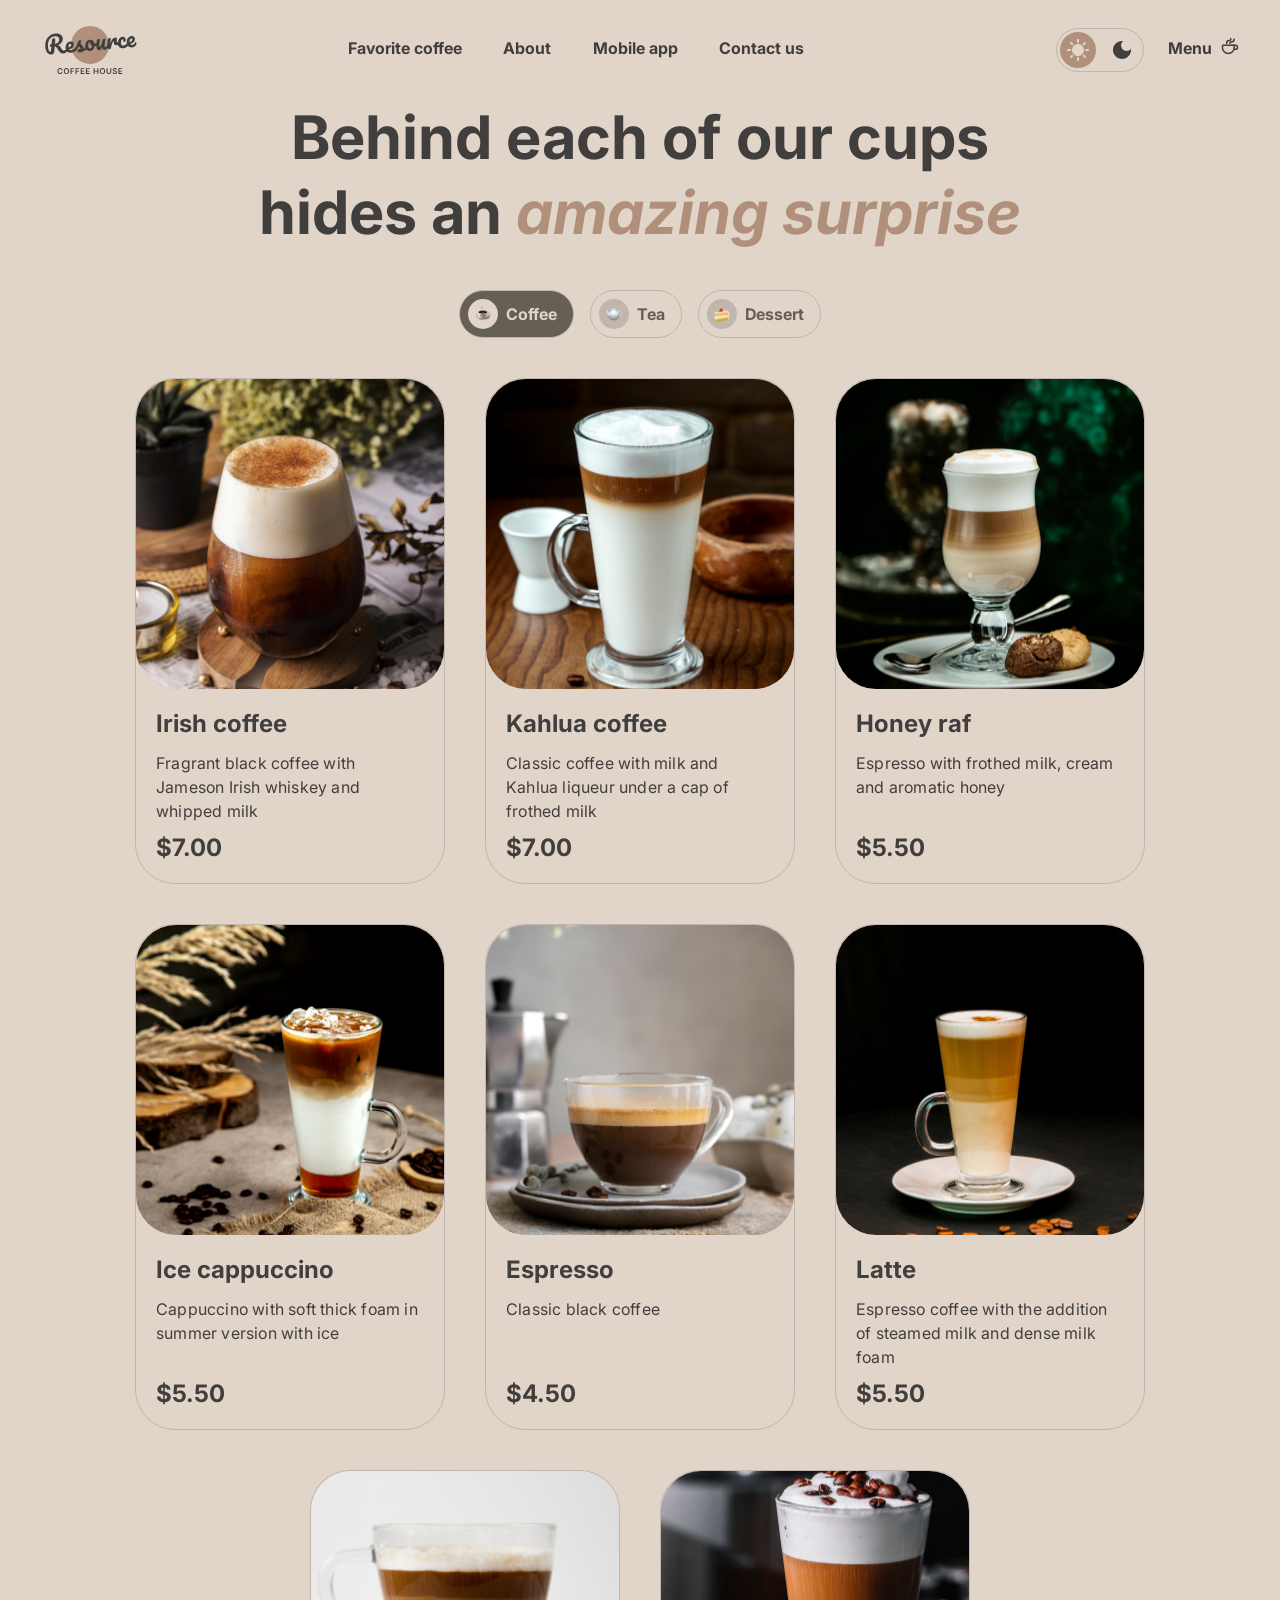
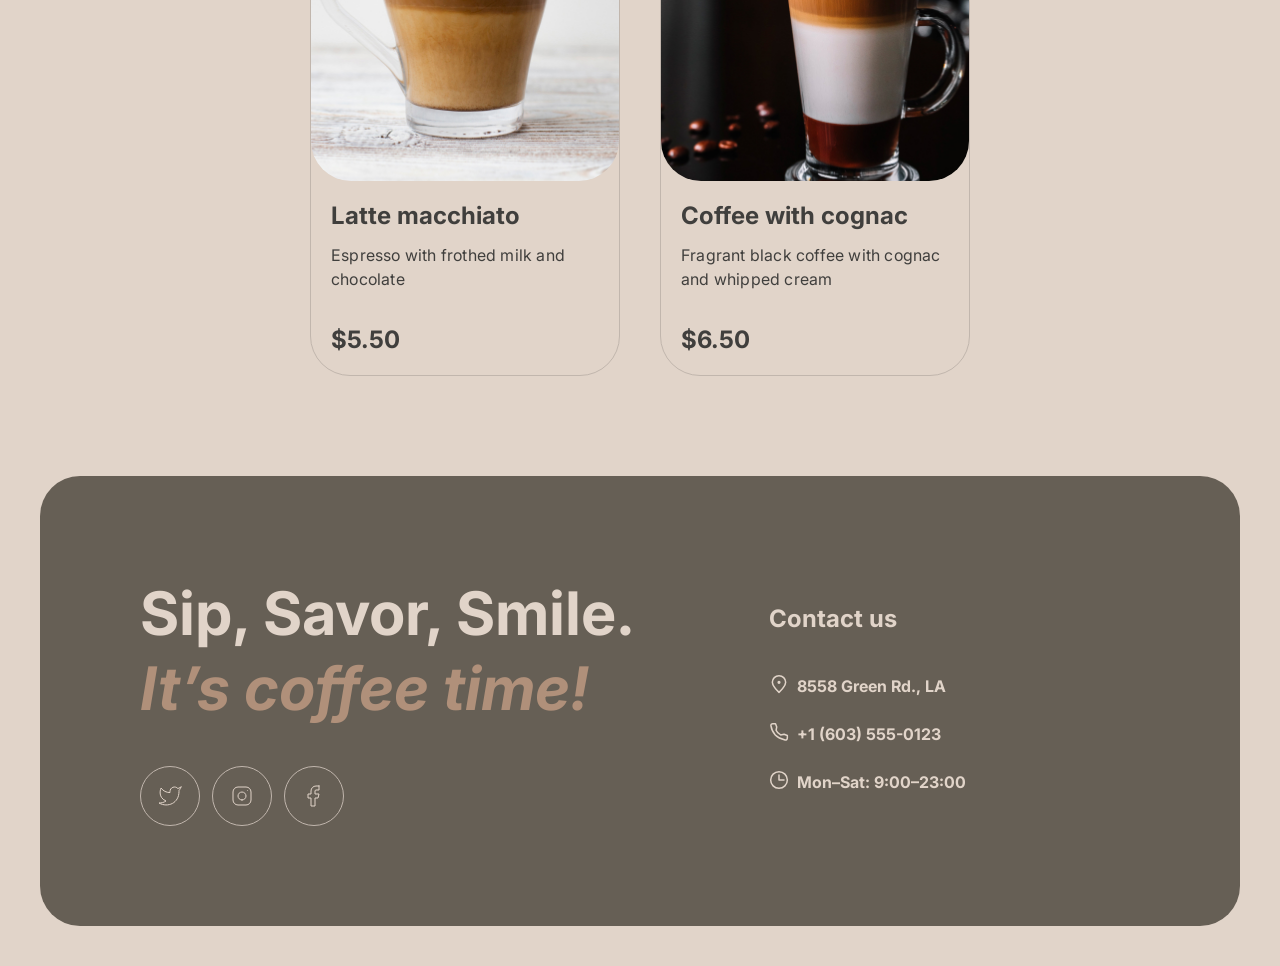
<file: menu.html>
<!doctype html>
<html lang="en">
  <head>
    <meta charset="UTF-8" />
    <meta name="viewport" content="width=device-width, initial-scale=1.0" />
    <link
      rel="icon"
      type="image/svg+xml"
      href="./assets/images/icons/logo.svg"
    />
    <link rel="stylesheet" href="./styles/normalize.css" />
    <link rel="stylesheet" href="./styles/style.css" />
    <title>Coffe House</title>
  </head>
  <body>
    <div class="container">
      <header class="header">
        <div class="header__left">
          <a href="/" class="header__logo"
            ><svg
              width="100"
              height="60"
              viewBox="0 0 100 60"
              fill="none"
              xmlns="http://www.w3.org/2000/svg"
            >
              <path
                d="M69 25C69 35.4934 60.4934 44 50 44C39.5066 44 31 35.4934 31 25C31 14.5066 39.5066 6 50 6C60.4934 6 69 14.5066 69 25Z"
                fill="#B0907A"
              />
              <path
                d="M95.6784 22.2913C95.8856 22.2732 96.0534 22.3548 96.1817 22.5364C96.326 22.7165 96.4127 22.9739 96.442 23.3086C96.4922 23.8824 96.4 24.3884 96.1652 24.8265C95.7789 25.5509 95.2359 26.1365 94.5362 26.5832C93.8524 27.0285 93.0084 27.295 92.0042 27.3829C90.4741 27.5168 89.2469 27.1664 88.3226 26.3318C87.3969 25.4812 86.8658 24.2749 86.7291 22.7129C86.6329 21.6131 86.7748 20.5727 87.1547 19.5919C87.5333 18.5951 88.1046 17.7822 88.8687 17.1532C89.6487 16.5229 90.5568 16.1623 91.5928 16.0717C92.5173 15.9908 93.2829 16.2049 93.8895 16.714C94.4948 17.2071 94.8386 17.9239 94.9209 18.8643C95.0171 19.9641 94.7016 20.9473 93.9743 21.814C93.2617 22.6633 91.9772 23.4021 90.1208 24.0303C90.5675 24.73 91.2451 25.0401 92.1537 24.9606C92.8072 24.9035 93.3279 24.7053 93.7158 24.3662C94.1197 24.0257 94.5692 23.4725 95.0643 22.7064C95.2346 22.4506 95.4393 22.3122 95.6784 22.2913ZM91.3914 18.4503C90.8016 18.5019 90.3295 18.8885 89.9751 19.6102C89.6365 20.3304 89.5098 21.1767 89.5949 22.149L89.5991 22.1968C90.5199 21.8914 91.2318 21.4918 91.7347 20.9981C92.2376 20.5044 92.4632 19.9626 92.4117 19.3729C92.3852 19.0701 92.2766 18.8386 92.0859 18.6786C91.9098 18.5013 91.6783 18.4252 91.3914 18.4503Z"
                fill="#403F3D"
              />
              <path
                d="M83.2976 28.1446C81.7356 28.2813 80.4779 27.9497 79.5245 27.1497C78.5857 26.3324 78.0529 25.1985 77.926 23.7481C77.813 22.457 77.969 21.303 78.394 20.2861C78.819 19.2692 79.4149 18.4622 80.1818 17.8651C80.9487 17.268 81.7784 16.9304 82.671 16.8523C83.5477 16.7756 84.2481 16.9793 84.7723 17.4635C85.311 17.9303 85.6159 18.5702 85.6871 19.383C85.7456 20.0525 85.6437 20.6316 85.3813 21.1203C85.1348 21.6076 84.7725 21.8722 84.2944 21.9141C83.9915 21.9406 83.7382 21.8904 83.5344 21.7637C83.3465 21.6356 83.2414 21.444 83.2191 21.189C83.2093 21.0774 83.2141 20.9485 83.2334 20.8023C83.2527 20.6561 83.2676 20.5504 83.278 20.4852C83.3367 20.2392 83.357 20.0125 83.3389 19.8053C83.3208 19.5981 83.2511 19.4436 83.1297 19.3418C83.0243 19.2386 82.876 19.1953 82.6847 19.2121C82.3181 19.2441 81.9901 19.4415 81.7006 19.8041C81.4097 20.1508 81.193 20.6114 81.0506 21.186C80.9081 21.7606 80.8661 22.3826 80.9247 23.0521C81.0865 24.901 81.9723 25.7551 83.5821 25.6142C84.2356 25.557 84.9181 25.2805 85.6296 24.7846C86.3556 24.2714 87.0469 23.5444 87.7034 22.6036C87.8752 22.3637 88.0806 22.2333 88.3197 22.2124C88.5269 22.1942 88.6946 22.2759 88.8229 22.4574C88.9672 22.6375 89.054 22.895 89.0832 23.2297C89.1362 23.8354 89.028 24.3427 88.7587 24.7518C88.0904 25.7418 87.2526 26.5378 86.2452 27.1399C85.2524 27.7247 84.2699 28.0596 83.2976 28.1446Z"
                fill="#403F3D"
              />
              <path
                d="M69.549 29.3476C68.9433 29.4006 68.485 29.1195 68.1742 28.5042C67.8794 27.8876 67.6706 26.8779 67.5479 25.4753C67.3666 23.4032 67.4892 21.4089 67.9158 19.4924C68.0188 19.0177 68.2207 18.6627 68.5213 18.4276C68.8365 18.1752 69.289 18.0232 69.8787 17.9716C70.1975 17.9437 70.4242 17.964 70.5586 18.0326C70.6931 18.1011 70.7701 18.2469 70.7897 18.4701C70.812 18.7251 70.7426 19.3094 70.5816 20.2229C70.478 20.8744 70.3993 21.4434 70.3455 21.93C70.2917 22.4165 70.2636 23.0132 70.2612 23.7201C70.6673 22.3033 71.1594 21.136 71.7376 20.2181C72.3158 19.3002 72.8997 18.6308 73.4892 18.2098C74.0947 17.7874 74.6605 17.5532 75.1865 17.5072C76.2225 17.4166 76.7858 17.8893 76.8765 18.9253C76.8946 19.1325 76.8668 19.6409 76.7931 20.4504C76.7214 21.0991 76.6925 21.5032 76.7064 21.6626C76.7552 22.2204 76.9789 22.4819 77.3773 22.4471C77.8236 22.408 78.3668 22.0072 79.0067 21.2445C79.1958 21.0191 79.4019 20.8967 79.6251 20.8772C79.8323 20.8591 80 20.9408 80.1283 21.1223C80.2712 21.2864 80.3559 21.5199 80.3824 21.8228C80.434 22.4125 80.315 22.8887 80.0255 23.2513C79.6197 23.7526 79.1285 24.1971 78.5521 24.5848C77.9903 24.9552 77.3746 25.1697 76.7052 25.2282C75.8604 25.3021 75.196 25.1434 74.7121 24.7521C74.2441 24.3594 73.978 23.7965 73.9139 23.0633C73.8929 22.8242 73.8959 22.583 73.9228 22.3397C73.9268 22.0182 73.9239 21.8016 73.9142 21.69C73.8919 21.435 73.793 21.3151 73.6177 21.3305C73.3786 21.3514 73.0836 21.6503 72.7325 22.2271C72.396 22.7865 72.0748 23.5213 71.7689 24.4314C71.4631 25.3415 71.2332 26.2932 71.0791 27.2864C70.9694 28.0509 70.8068 28.5791 70.5914 28.8709C70.3906 29.1455 70.0431 29.3044 69.549 29.3476Z"
                fill="#403F3D"
              />
              <path
                d="M59.2462 30.2488C58.5289 30.3116 57.9106 30.0364 57.3912 29.4233C56.8863 28.7929 56.5906 27.9836 56.5042 26.9954C56.3996 25.8 56.3838 24.7012 56.4567 23.699C56.5282 22.6809 56.6985 21.5979 56.9675 20.4501C57.085 19.958 57.2782 19.5958 57.547 19.3635C57.8157 19.1312 58.2609 18.9878 58.8826 18.9334C59.2332 18.9028 59.4772 18.9376 59.6145 19.038C59.7677 19.1371 59.8541 19.2981 59.8736 19.5213C59.8847 19.6488 59.8347 20.0868 59.7235 20.8354C59.6157 21.4391 59.5349 21.9842 59.4811 22.4707C59.3088 24.1722 59.247 25.3019 59.2958 25.8598C59.3251 26.1945 59.3859 26.4301 59.4781 26.5666C59.569 26.6871 59.7021 26.7397 59.8774 26.7244C60.1165 26.7035 60.3904 26.4386 60.6993 25.9297C61.024 25.4195 61.3431 24.6608 61.6565 23.6536C61.9859 22.6451 62.2798 21.4148 62.5382 19.9627C62.6239 19.4734 62.7852 19.114 63.0221 18.8845C63.2749 18.6535 63.6643 18.5151 64.1903 18.4691C64.5569 18.437 64.8161 18.4625 64.9679 18.5456C65.1184 18.6127 65.204 18.7658 65.2249 19.0049C65.2598 19.4034 65.1561 20.5127 64.9138 22.3327C64.646 24.412 64.533 25.6907 64.5748 26.1688C64.6013 26.4717 64.686 26.7052 64.8289 26.8694C64.9703 27.0176 65.1447 27.0827 65.3519 27.0645C65.6706 27.0366 66.0285 26.8126 66.4254 26.3924C66.8368 25.9549 67.3708 25.2657 68.0273 24.3249C68.199 24.0851 68.4044 23.9547 68.6435 23.9337C68.8507 23.9156 69.0185 23.9973 69.1468 24.1788C69.291 24.3589 69.3778 24.6163 69.4071 24.9511C69.4629 25.5886 69.3547 26.096 69.0825 26.4731C68.471 27.3779 67.7905 28.1361 67.041 28.7477C66.3074 29.358 65.4385 29.707 64.4343 29.7949C63.6693 29.8618 63.0776 29.6165 62.6594 29.0588C62.2572 28.4997 62.0093 27.6862 61.9159 26.6183C61.7398 27.7259 61.4065 28.5982 60.9162 29.2354C60.4245 29.8566 59.8678 30.1944 59.2462 30.2488Z"
                fill="#403F3D"
              />
              <path
                d="M57.5606 22.8796C57.7678 22.8614 57.9362 22.9511 58.0659 23.1485C58.1956 23.346 58.2744 23.6041 58.3023 23.9229C58.3692 24.688 58.1779 25.1625 57.7282 25.3463C56.8011 25.7647 55.7659 26.048 54.6225 26.1963C54.4367 27.5616 53.9332 28.6898 53.1117 29.5808C52.2888 30.4559 51.3115 30.9429 50.1799 31.0419C49.2235 31.1256 48.3824 30.9663 47.6566 30.564C46.9467 30.1603 46.383 29.5913 45.9654 28.8569C45.5478 28.1225 45.3 27.309 45.2219 26.4164C45.1159 25.205 45.2529 24.1089 45.6328 23.1281C46.0114 22.1313 46.5841 21.3343 47.351 20.7372C48.1165 20.1242 48.9933 19.7744 49.9816 19.688C51.1929 19.582 52.2022 19.9193 53.0093 20.6999C53.8309 21.4632 54.3592 22.453 54.5941 23.6691C55.339 23.5558 56.2177 23.3183 57.23 22.9567C57.3547 22.9136 57.4649 22.8879 57.5606 22.8796ZM50.1494 28.4908C50.6595 28.4462 51.0797 28.2007 51.41 27.7542C51.7563 27.3063 51.959 26.6863 52.0182 25.8941C51.4948 25.6026 51.0739 25.1977 50.7555 24.6795C50.4531 24.1599 50.2754 23.5972 50.2224 22.9916C50.2001 22.7365 50.2017 22.4794 50.2272 22.2202L50.1076 22.2307C49.4701 22.2864 48.9633 22.644 48.5873 23.3032C48.2259 23.9452 48.094 24.824 48.1916 25.9398C48.2683 26.8164 48.4942 27.4712 48.8694 27.9042C49.2605 28.3357 49.6872 28.5313 50.1494 28.4908Z"
                fill="#403F3D"
              />
              <path
                d="M40.3103 32.4354C39.4815 32.508 38.8272 32.3725 38.3474 32.029C37.8836 31.6841 37.6307 31.2726 37.5889 30.7944C37.5527 30.38 37.6727 30.0081 37.9491 29.6787C38.2254 29.3494 38.6584 29.1589 39.2482 29.1073C39.4554 29.0892 39.6966 29.0922 39.9717 29.1163C40.2614 29.1231 40.4787 29.1282 40.6235 29.1316C40.5713 28.7185 40.4415 28.3364 40.2341 27.9851C40.0427 27.6325 39.8048 27.3 39.5205 26.9876C39.2348 26.6592 38.9692 26.3773 38.7237 26.1418C38.3119 27.1254 37.8861 27.9497 37.4464 28.6145C37.0226 29.278 36.5482 29.9137 36.0232 30.5218C35.7614 30.8338 35.4711 31.0038 35.1523 31.0316C34.8973 31.054 34.6824 30.9844 34.5077 30.823C34.3316 30.6457 34.2316 30.4216 34.2079 30.1506C34.1801 29.8318 34.2658 29.5272 34.4653 29.2367L34.7426 28.827C35.5244 27.6664 36.1078 26.7159 36.4928 25.9756C36.7233 25.4896 36.9884 24.8481 37.288 24.0509C37.5863 23.2379 37.8745 22.4016 38.1527 21.542C38.3942 20.8142 38.9931 20.4085 39.9494 20.3248C40.3957 20.2858 40.71 20.2984 40.8923 20.3628C41.0746 20.4271 41.1734 20.547 41.1888 20.7223C41.1971 20.8179 41.1785 20.9722 41.1329 21.1849C41.0873 21.3977 41.0177 21.6126 40.9243 21.8296C40.6876 22.4285 40.5867 22.9272 40.6215 23.3257C40.6424 23.5647 40.7451 23.8208 40.9296 24.0937C41.1301 24.3653 41.4244 24.7009 41.8127 25.1006C42.3814 25.7254 42.8141 26.2657 43.111 26.7216C43.4224 27.1601 43.6025 27.6583 43.6513 28.2162C43.6652 28.3756 43.6688 28.6001 43.662 28.8898C44.4166 28.5187 45.2626 27.6335 46.2003 26.2345C46.372 25.9946 46.5774 25.8642 46.8165 25.8433C47.0237 25.8252 47.1915 25.9069 47.3198 26.0884C47.464 26.2685 47.5508 26.5259 47.5801 26.8606C47.6331 27.4663 47.5249 27.9737 47.2555 28.3827C46.545 29.4407 45.8392 30.185 45.1381 30.6158C44.4515 31.0292 43.5756 31.2985 42.5105 31.4238C41.9204 32.0215 41.187 32.3587 40.3103 32.4354Z"
                fill="#403F3D"
              />
              <path
                d="M36.6161 26.7357C36.8233 26.7175 36.9911 26.7992 37.1194 26.9807C37.2636 27.1608 37.3504 27.4183 37.3797 27.753C37.4355 28.3905 37.3273 28.8979 37.0551 29.2751C36.5281 30.0439 35.7492 30.7786 34.7183 31.4791C33.7034 32.1782 32.5823 32.5815 31.355 32.6888C29.6814 32.8353 28.3426 32.4947 27.3386 31.667C26.3347 30.8394 25.7637 29.6365 25.6256 28.0586C25.5294 26.9588 25.6713 25.9185 26.0512 24.9376C26.4298 23.9408 27.0011 23.1279 27.7652 22.4989C28.5452 21.8686 29.4533 21.508 30.4893 21.4174C31.4138 21.3365 32.1793 21.5506 32.786 22.0597C33.3913 22.5528 33.7351 23.2696 33.8173 24.21C33.9136 25.3098 33.5981 26.293 32.8708 27.1597C32.1581 28.009 30.8816 28.7471 29.0412 29.3739C29.5039 30.0722 30.293 30.3726 31.4088 30.275C32.126 30.2122 32.9173 29.894 33.7826 29.3204C34.6625 28.7295 35.4016 27.9983 35.9999 27.1269C36.1716 26.887 36.377 26.7566 36.6161 26.7357ZM30.2878 23.796C29.6981 23.8476 29.226 24.2342 28.8715 24.9559C28.533 25.6761 28.4063 26.5224 28.4914 27.4947L28.4955 27.5425C29.4164 27.2371 30.1283 26.8375 30.6312 26.3438C31.1341 25.8501 31.3597 25.3083 31.3081 24.7186C31.2816 24.4158 31.1731 24.1843 30.9824 24.0243C30.8063 23.847 30.5747 23.7709 30.2878 23.796Z"
                fill="#403F3D"
              />
              <path
                d="M27.6906 27.5167C27.8978 27.4986 28.0656 27.5803 28.1939 27.7618C28.3382 27.9419 28.4249 28.1993 28.4542 28.5341C28.5086 29.1557 28.4004 29.6631 28.1296 30.0561C27.4454 31.0476 26.7351 31.8324 25.9987 32.4108C25.261 32.9733 24.3581 33.3012 23.2902 33.3946C22.2541 33.4853 21.3451 33.2837 20.5631 32.79C19.797 32.2949 19.028 31.3985 18.256 30.1009C17.6351 29.063 17.151 28.3023 16.8035 27.8188C16.4547 27.3193 16.119 26.9712 15.7967 26.7745C15.4903 26.5765 15.1198 26.4724 14.6852 26.4622C14.6508 26.8025 14.5595 27.8705 14.4114 29.6663C14.3537 30.4744 14.3165 30.9675 14.3 31.1456C14.2256 32.1319 13.9724 32.9089 13.5402 33.4767C13.1067 34.0286 12.4038 34.3471 11.4315 34.4321C10.3636 34.5256 9.38799 34.2977 8.50477 33.7486C7.63609 33.1822 6.9298 32.3606 6.38589 31.2839C5.84059 30.1913 5.50518 28.9277 5.37968 27.4932C5.1454 24.8154 5.40544 22.4638 6.15978 20.4383C6.93006 18.4115 8.10738 16.8148 9.69174 15.6483C11.2906 14.4644 13.1899 13.7763 15.3895 13.5838C16.9196 13.45 18.223 13.5688 19.2994 13.9404C20.3759 14.312 21.1968 14.8826 21.762 15.6523C22.3432 16.4206 22.6784 17.3148 22.7676 18.3349C22.8457 19.2275 22.7073 20.1229 22.3522 21.0213C22.0117 21.9023 21.4476 22.7066 20.66 23.434C19.8724 24.1614 18.8869 24.7375 17.7034 25.1622C18.4866 25.3025 19.1057 25.5856 19.5605 26.0116C20.0154 26.4376 20.4891 27.0787 20.9816 27.9351C21.5115 28.8524 22.0112 29.5153 22.4806 29.924C22.966 30.3312 23.4955 30.5098 24.0693 30.4596C24.5794 30.4149 25.0509 30.205 25.4838 29.8299C25.9154 29.4388 26.4456 28.7981 27.0744 27.9079C27.2461 27.6681 27.4515 27.5377 27.6906 27.5167ZM11.3837 26.727C10.8418 26.7744 10.4561 26.6797 10.2266 26.4428C10.013 26.2045 9.89225 25.9259 9.86436 25.6071C9.8309 25.2246 9.92394 24.9113 10.1435 24.6672C10.379 24.4218 10.6562 24.2851 10.9749 24.2572L11.5727 24.2049C11.691 22.6206 11.8123 21.2528 11.9364 20.1016C12.053 19.0474 12.6771 18.4708 13.8088 18.3718C14.7173 18.2923 15.2071 18.659 15.2782 19.4719C15.2936 19.6473 15.2975 19.7835 15.2899 19.8805L14.9199 23.9121C15.7764 23.789 16.5393 23.5134 17.2085 23.0855C17.8937 22.6561 18.4149 22.0966 18.7722 21.4068C19.1454 20.7156 19.2957 19.9556 19.2232 19.1268C19.1353 18.1226 18.7236 17.3636 17.988 16.8498C17.2524 16.3359 16.2232 16.1369 14.9002 16.2526C13.3382 16.3893 12.0016 16.8997 10.8904 17.7839C9.79381 18.6508 8.98568 19.8779 8.46605 21.4653C7.94503 23.0366 7.78003 24.9142 7.97108 27.0978C8.06033 28.1179 8.24063 28.9855 8.51198 29.7006C8.78334 30.4157 9.08648 30.9432 9.42139 31.2834C9.75631 31.6235 10.0592 31.7817 10.3302 31.7579C10.5374 31.7398 10.6957 31.6216 10.8051 31.4032C10.9304 31.1834 11.0127 30.839 11.052 30.3698L11.3837 26.727Z"
                fill="#403F3D"
              />
              <path
                d="M78.4023 54.0001V48.1819H82.1864V49.0654H79.4563V50.645H81.9904V51.5285H79.4563V53.1165H82.2092V54.0001H78.4023Z"
                fill="#403F3D"
              />
              <path
                d="M75.9698 49.7813C75.9433 49.5332 75.8316 49.34 75.6346 49.2017C75.4395 49.0635 75.1857 48.9943 74.8732 48.9943C74.6535 48.9943 74.4651 49.0275 74.3079 49.0938C74.1507 49.1601 74.0304 49.25 73.9471 49.3637C73.8638 49.4773 73.8211 49.607 73.8192 49.7529C73.8192 49.8741 73.8467 49.9792 73.9016 50.0682C73.9585 50.1572 74.0352 50.233 74.1317 50.2955C74.2283 50.3561 74.3353 50.4072 74.4528 50.4489C74.5702 50.4906 74.6886 50.5256 74.8079 50.554L75.3533 50.6904C75.573 50.7415 75.7842 50.8106 75.9869 50.8977C76.1914 50.9849 76.3742 51.0947 76.5352 51.2273C76.698 51.3599 76.8268 51.5199 76.9215 51.7074C77.0162 51.8949 77.0636 52.1146 77.0636 52.3665C77.0636 52.7074 76.9764 53.0076 76.8022 53.2671C76.628 53.5246 76.3761 53.7263 76.0465 53.8722C75.7189 54.0161 75.3221 54.0881 74.8562 54.0881C74.4035 54.0881 74.0105 54.018 73.6772 53.8779C73.3458 53.7377 73.0863 53.5332 72.8988 53.2642C72.7132 52.9953 72.6128 52.6676 72.5977 52.2813H73.6346C73.6497 52.4839 73.7122 52.6525 73.8221 52.787C73.9319 52.9214 74.0749 53.0218 74.2511 53.0881C74.4291 53.1544 74.628 53.1875 74.8477 53.1875C75.0768 53.1875 75.2776 53.1534 75.4499 53.0852C75.6242 53.0152 75.7605 52.9186 75.859 52.7955C75.9575 52.6705 76.0077 52.5246 76.0096 52.358C76.0077 52.2065 75.9632 52.0815 75.8761 51.983C75.7889 51.8826 75.6668 51.7993 75.5096 51.733C75.3543 51.6648 75.1725 51.6042 74.9641 51.5512L74.3022 51.3807C73.823 51.2576 73.4442 51.071 73.1658 50.821C72.8893 50.5692 72.7511 50.2349 72.7511 49.8182C72.7511 49.4754 72.8439 49.1752 73.0295 48.9176C73.217 48.6601 73.4717 48.4602 73.7937 48.3182C74.1156 48.1743 74.4802 48.1023 74.8874 48.1023C75.3003 48.1023 75.6621 48.1743 75.9727 48.3182C76.2852 48.4602 76.5304 48.6582 76.7085 48.912C76.8865 49.1638 76.9783 49.4536 76.984 49.7813H75.9698Z"
                fill="#403F3D"
              />
              <path
                d="M70.2086 48.1819H71.2626V51.983C71.2626 52.3997 71.1641 52.7662 70.9672 53.0825C70.7721 53.3987 70.4975 53.6459 70.1433 53.8239C69.7891 54.0001 69.3753 54.0881 68.9018 54.0881C68.4264 54.0881 68.0117 54.0001 67.6575 53.8239C67.3033 53.6459 67.0287 53.3987 66.8336 53.0825C66.6386 52.7662 66.541 52.3997 66.541 51.983V48.1819H67.595V51.895C67.595 52.1374 67.648 52.3533 67.7541 52.5427C67.862 52.7321 68.0136 52.8807 68.2086 52.9887C68.4037 53.0948 68.6348 53.1478 68.9018 53.1478C69.1689 53.1478 69.3999 53.0948 69.595 52.9887C69.792 52.8807 69.9435 52.7321 70.0495 52.5427C70.1556 52.3533 70.2086 52.1374 70.2086 51.895V48.1819Z"
                fill="#403F3D"
              />
              <path
                d="M65.1435 51.0909C65.1435 51.7178 65.026 52.2548 64.7912 52.7017C64.5582 53.1468 64.2401 53.4877 63.8366 53.7245C63.4351 53.9612 62.9796 54.0796 62.4702 54.0796C61.9607 54.0796 61.5043 53.9612 61.1009 53.7245C60.6993 53.4858 60.3812 53.144 60.1463 52.6989C59.9134 52.2519 59.7969 51.7159 59.7969 51.0909C59.7969 50.464 59.9134 49.9281 60.1463 49.483C60.3812 49.036 60.6993 48.6942 61.1009 48.4574C61.5043 48.2207 61.9607 48.1023 62.4702 48.1023C62.9796 48.1023 63.4351 48.2207 63.8366 48.4574C64.2401 48.6942 64.5582 49.036 64.7912 49.483C65.026 49.9281 65.1435 50.464 65.1435 51.0909ZM64.0838 51.0909C64.0838 50.6496 64.0147 50.2775 63.8764 49.9745C63.7401 49.6695 63.5507 49.4394 63.3082 49.2841C63.0658 49.1269 62.7865 49.0483 62.4702 49.0483C62.1539 49.0483 61.8745 49.1269 61.6321 49.2841C61.3897 49.4394 61.1993 49.6695 61.0611 49.9745C60.9247 50.2775 60.8565 50.6496 60.8565 51.0909C60.8565 51.5322 60.9247 51.9053 61.0611 52.2102C61.1993 52.5133 61.3897 52.7434 61.6321 52.9006C61.8745 53.0559 62.1539 53.1335 62.4702 53.1335C62.7865 53.1335 63.0658 53.0559 63.3082 52.9006C63.5507 52.7434 63.7401 52.5133 63.8764 52.2102C64.0147 51.9053 64.0838 51.5322 64.0838 51.0909Z"
                fill="#403F3D"
              />
              <path
                d="M53.5918 54.0001V48.1819H54.6458V50.645H57.3418V48.1819H58.3986V54.0001H57.3418V51.5285H54.6458V54.0001H53.5918Z"
                fill="#403F3D"
              />
              <path
                d="M45.9492 54.0001V48.1819H49.7333V49.0654H47.0032V50.645H49.5373V51.5285H47.0032V53.1165H49.756V54.0001H45.9492Z"
                fill="#403F3D"
              />
              <path
                d="M40.6895 54.0001V48.1819H44.4735V49.0654H41.7434V50.645H44.2775V51.5285H41.7434V53.1165H44.4963V54.0001H40.6895Z"
                fill="#403F3D"
              />
              <path
                d="M35.6016 54.0001V48.1819H39.3288V49.0654H36.6555V50.645H39.0732V51.5285H36.6555V54.0001H35.6016Z"
                fill="#403F3D"
              />
              <path
                d="M30.5137 54.0001V48.1819H34.2409V49.0654H31.5676V50.645H33.9853V51.5285H31.5676V54.0001H30.5137Z"
                fill="#403F3D"
              />
              <path
                d="M29.1181 51.0909C29.1181 51.7178 29.0007 52.2548 28.7658 52.7017C28.5328 53.1468 28.2147 53.4877 27.8113 53.7245C27.4097 53.9612 26.9542 54.0796 26.4448 54.0796C25.9353 54.0796 25.4789 53.9612 25.0755 53.7245C24.6739 53.4858 24.3558 53.144 24.1209 52.6989C23.888 52.2519 23.7715 51.7159 23.7715 51.0909C23.7715 50.464 23.888 49.9281 24.1209 49.483C24.3558 49.036 24.6739 48.6942 25.0755 48.4574C25.4789 48.2207 25.9353 48.1023 26.4448 48.1023C26.9542 48.1023 27.4097 48.2207 27.8113 48.4574C28.2147 48.6942 28.5328 49.036 28.7658 49.483C29.0007 49.9281 29.1181 50.464 29.1181 51.0909ZM28.0584 51.0909C28.0584 50.6496 27.9893 50.2775 27.851 49.9745C27.7147 49.6695 27.5253 49.4394 27.2828 49.2841C27.0404 49.1269 26.7611 49.0483 26.4448 49.0483C26.1285 49.0483 25.8491 49.1269 25.6067 49.2841C25.3643 49.4394 25.1739 49.6695 25.0357 49.9745C24.8993 50.2775 24.8311 50.6496 24.8311 51.0909C24.8311 51.5322 24.8993 51.9053 25.0357 52.2102C25.1739 52.5133 25.3643 52.7434 25.6067 52.9006C25.8491 53.0559 26.1285 53.1335 26.4448 53.1335C26.7611 53.1335 27.0404 53.0559 27.2828 52.9006C27.5253 52.7434 27.7147 52.5133 27.851 52.2102C27.9893 51.9053 28.0584 51.5322 28.0584 51.0909Z"
                fill="#403F3D"
              />
              <path
                d="M22.5536 50.1449H21.4911C21.4608 49.9707 21.4049 49.8163 21.3235 49.6818C21.2421 49.5455 21.1407 49.4299 21.0195 49.3352C20.8983 49.2406 20.7601 49.1695 20.6048 49.1222C20.4513 49.0729 20.2856 49.0483 20.1076 49.0483C19.7913 49.0483 19.511 49.1279 19.2667 49.287C19.0224 49.4442 18.8311 49.6752 18.6928 49.9801C18.5546 50.2832 18.4854 50.6534 18.4854 51.0909C18.4854 51.536 18.5546 51.911 18.6928 52.2159C18.833 52.519 19.0243 52.7481 19.2667 52.9034C19.511 53.0568 19.7904 53.1335 20.1048 53.1335C20.279 53.1335 20.4419 53.1108 20.5934 53.0654C20.7468 53.018 20.8841 52.9489 21.0053 52.858C21.1284 52.7671 21.2317 52.6553 21.315 52.5227C21.4002 52.3902 21.4589 52.2387 21.4911 52.0682L22.5536 52.0739C22.5138 52.3504 22.4277 52.6099 22.2951 52.8523C22.1644 53.0947 21.993 53.3087 21.7809 53.4943C21.5688 53.6781 21.3207 53.822 21.0366 53.9262C20.7525 54.0284 20.4371 54.0796 20.0906 54.0796C19.5792 54.0796 19.1228 53.9612 18.7212 53.7245C18.3197 53.4877 18.0034 53.1459 17.7724 52.6989C17.5413 52.2519 17.4258 51.7159 17.4258 51.0909C17.4258 50.464 17.5423 49.9281 17.7752 49.483C18.0082 49.036 18.3254 48.6942 18.7269 48.4574C19.1284 48.2207 19.583 48.1023 20.0906 48.1023C20.4144 48.1023 20.7156 48.1477 20.994 48.2387C21.2724 48.3296 21.5205 48.4631 21.7383 48.6392C21.9561 48.8135 22.1351 49.0275 22.2752 49.2813C22.4173 49.5332 22.5101 49.821 22.5536 50.1449Z"
                fill="#403F3D"
              />
            </svg>
          </a>
          <nav class="header__nav">
            <ul class="nav__list">
              <li class="nav__list-item">
                <a href="#favorite" class="nav__item-link link"
                  >Favorite coffee</a
                >
              </li>
              <li class="nav__list-item">
                <a href="#about" class="nav__item-link link">About</a>
              </li>
              <li class="nav__list-item">
                <a href="#mobile" class="nav__item-link link">Mobile app</a>
              </li>
              <li class="nav__list-item">
                <a href="#contact" class="nav__item-link link">Contact us</a>
              </li>
            </ul>
          </nav>
        </div>
        <div class="header__menu">
          <ul class="header__menu-list">
            <li class="menu__list-item">
              <button class="menu__item-btn active">
                <svg
                  width="22"
                  height="22"
                  viewBox="0 0 22 22"
                  fill="none"
                  xmlns="http://www.w3.org/2000/svg"
                >
                  <path
                    d="M10 3V1C10 0.45 10.45 0 11 0C11.55 0 12 0.45 12 1V3C12 3.55 11.55 4 11 4C10.45 4 10 3.55 10 3ZM17.36 6.05L18.77 4.63C19.16 4.24 19.16 3.61 18.77 3.22C18.38 2.83 17.75 2.83 17.36 3.22L15.95 4.64C15.56 5.03 15.56 5.66 15.95 6.05C16.34 6.44 16.97 6.44 17.36 6.05ZM21 10H19C18.45 10 18 10.45 18 11C18 11.55 18.45 12 19 12H21C21.55 12 22 11.55 22 11C22 10.45 21.55 10 21 10ZM11 18C10.45 18 10 18.45 10 19V21C10 21.55 10.45 22 11 22C11.55 22 12 21.55 12 21V19C12 18.45 11.55 18 11 18ZM4.64 6.05L3.22 4.64C2.83 4.25 2.83 3.61 3.22 3.23C3.61 2.85 4.25 2.84 4.63 3.23L6.04 4.64C6.43 5.03 6.43 5.67 6.04 6.05C5.65 6.43 5.02 6.44 4.64 6.05ZM15.95 15.95C15.56 16.34 15.56 16.98 15.95 17.36L17.36 18.77C17.75 19.16 18.39 19.16 18.77 18.77C19.16 18.38 19.16 17.74 18.77 17.36L17.36 15.95C16.98 15.56 16.34 15.56 15.95 15.95ZM1 12H3C3.55 12 4 11.55 4 11C4 10.45 3.55 10 3 10H1C0.45 10 0 10.45 0 11C0 11.55 0.45 12 1 12ZM4.64 18.78L6.05 17.37C6.44 16.98 6.44 16.34 6.05 15.96C5.66 15.58 5.02 15.57 4.64 15.96L3.23 17.37C2.84 17.76 2.84 18.4 3.23 18.78C3.61 19.17 4.25 19.17 4.64 18.78ZM11 5C7.69 5 5 7.69 5 11C5 14.31 7.69 17 11 17C14.31 17 17 14.31 17 11C17 7.69 14.31 5 11 5Z"
                    fill="#E1D4C9"
                  />
                </svg>
              </button>
            </li>
            <li class="menu__list-item">
              <button class="menu__item-btn">
                <svg
                  width="18"
                  height="18"
                  viewBox="0 0 18 18"
                  fill="none"
                  xmlns="http://www.w3.org/2000/svg"
                >
                  <path
                    d="M9 0C4.03 0 0 4.03 0 9C0 13.97 4.03 18 9 18C13.97 18 18 13.97 18 9C18 8.54 17.96 8.08 17.9 7.64C16.92 9.01 15.32 9.9 13.5 9.9C10.52 9.9 8.1 7.48 8.1 4.5C8.1 2.69 8.99 1.08 10.36 0.0999999C9.92 0.0399999 9.46 0 9 0Z"
                    fill="#403F3D"
                  />
                </svg>
              </button>
            </li>
          </ul>
          <a href="./menu.html" class="header__menu-btn link">Menu</a>
          <div class="burger">
            <span class="line"></span>
            <span class="line"></span>
          </div>
        </div>
      </header>
      <main class="main__catalog">
        <section class="catalog">
          <div class="catalog__top">
            <h1 class="catalog__title">
              Behind each of our cups hides an
              <span class="title--italic">amazing surprise</span>
            </h1>
            <ul class="catalog__actions-list">
              <li class="actions__item">
                <button class="actions__btn actions__btn--coffee active">
                  <span class="actions__btn-text">Coffee</span>
                </button>
              </li>
              <li class="actions__item">
                <button class="actions__btn actions__btn--tea">
                  <span class="actions__btn-text">Tea</span>
                </button>
              </li>
              <li class="actions__item">
                <button class="actions__btn actions__btn--dessert">
                  <span class="actions__btn-text">Dessert</span>
                </button>
              </li>
            </ul>
          </div>
          <ul class="catalog__list">
            <li class="catalog__item">
              <div class="catalog__item-block">
                <img
                  src="./assets/images/catalog/coffee/coffee-1.jpg"
                  alt="Irish coffee"
                  class="catalog__block-image"
                />
              </div>
              <div class="catalog__item-info">
                <div class="catalog__info-block">
                  <h2 class="catalog__info-title">Irish coffee</h2>
                  <p class="catalog__info-paragraph">
                    Fragrant black coffee with Jameson Irish whiskey and whipped
                    milk
                  </p>
                </div>
                <p class="catalog__info-cost">$7.00</p>
              </div>
            </li>
            <li class="catalog__item">
              <div class="catalog__item-block">
                <img
                  src="./assets/images/catalog/coffee/coffee-2.jpg"
                  alt="Kahlua coffee"
                  class="catalog__block-image"
                />
              </div>
              <div class="catalog__item-info">
                <div class="catalog__info-block">
                  <h2 class="catalog__info-title">Kahlua coffee</h2>
                  <p class="catalog__info-paragraph">
                    Classic coffee with milk and Kahlua liqueur under a cap of
                    frothed milk
                  </p>
                </div>
                <p class="catalog__info-cost">$7.00</p>
              </div>
            </li>
            <li class="catalog__item">
              <div class="catalog__item-block">
                <img
                  src="./assets/images/catalog/coffee/coffee-3.jpg"
                  alt="Honey raf"
                  class="catalog__block-image"
                />
              </div>
              <div class="catalog__item-info">
                <div class="catalog__info-block">
                  <h2 class="catalog__info-title">Honey raf</h2>
                  <p class="catalog__info-paragraph">
                    Espresso with frothed milk, cream and aromatic honey
                  </p>
                </div>
                <p class="catalog__info-cost">$5.50</p>
              </div>
            </li>
            <li class="catalog__item">
              <div class="catalog__item-block">
                <img
                  src="./assets/images/catalog/coffee/coffee-4.jpg"
                  alt="Ice cappuccino"
                  class="catalog__block-image"
                />
              </div>
              <div class="catalog__item-info">
                <div class="catalog__info-block">
                  <h2 class="catalog__info-title">Ice cappuccino</h2>
                  <p class="catalog__info-paragraph">
                    Cappuccino with soft thick foam in summer version with ice
                  </p>
                </div>
                <p class="catalog__info-cost">$5.50</p>
              </div>
            </li>
            <li class="catalog__item">
              <div class="catalog__item-block">
                <img
                  src="./assets/images/catalog/coffee/coffee-5.jpg"
                  alt="Espresso"
                  class="catalog__block-image"
                />
              </div>
              <div class="catalog__item-info">
                <div class="catalog__info-block">
                  <h2 class="catalog__info-title">Espresso</h2>
                  <p class="catalog__info-paragraph">Classic black coffee</p>
                </div>
                <p class="catalog__info-cost">$4.50</p>
              </div>
            </li>
            <li class="catalog__item">
              <div class="catalog__item-block">
                <img
                  src="./assets/images/catalog/coffee/coffee-6.jpg"
                  alt="Latte"
                  class="catalog__block-image"
                />
              </div>
              <div class="catalog__item-info">
                <div class="catalog__info-block">
                  <h2 class="catalog__info-title">Latte</h2>
                  <p class="catalog__info-paragraph">
                    Espresso coffee with the addition of steamed milk and dense
                    milk foam
                  </p>
                </div>
                <p class="catalog__info-cost">$5.50</p>
              </div>
            </li>
            <li class="catalog__item">
              <div class="catalog__item-block">
                <img
                  src="./assets/images/catalog/coffee/coffee-7.jpg"
                  alt="Latte macchiato"
                  class="catalog__block-image"
                />
              </div>
              <div class="catalog__item-info">
                <div class="catalog__info-block">
                  <h2 class="catalog__info-title">Latte macchiato</h2>
                  <p class="catalog__info-paragraph">
                    Espresso with frothed milk and chocolate
                  </p>
                </div>
                <p class="catalog__info-cost">$5.50</p>
              </div>
            </li>
            <li class="catalog__item">
              <div class="catalog__item-block">
                <img
                  src="./assets/images/catalog/coffee/coffee-8.jpg"
                  alt="Coffee with cognac"
                  class="catalog__block-image"
                />
              </div>
              <div class="catalog__item-info">
                <div class="catalog__info-block">
                  <h2 class="catalog__info-title">Coffee with cognac</h2>
                  <p class="catalog__info-paragraph">
                    Fragrant black coffee with cognac and whipped cream
                  </p>
                </div>
                <p class="catalog__info-cost">$6.50</p>
              </div>
            </li>
          </ul>
          <button class="catalog__btn">
            <svg
              width="24"
              height="24"
              viewBox="0 0 24 24"
              fill="none"
              xmlns="http://www.w3.org/2000/svg"
            >
              <path
                d="M21.8883 13.5C21.1645 18.3113 17.013 22 12 22C6.47715 22 2 17.5228 2 12C2 6.47715 6.47715 2 12 2C16.1006 2 19.6248 4.46819 21.1679 8"
                stroke="#403F3D"
                stroke-linecap="round"
                stroke-linejoin="round"
              />
              <path
                d="M17 8H21.4C21.7314 8 22 7.73137 22 7.4V3"
                stroke="#403F3D"
                stroke-linecap="round"
                stroke-linejoin="round"
              />
            </svg>
          </button>
        </section>
      </main>
      <footer class="footer">
        <div class="footer__left">
          <h2 id="contact" class="social__title">
            Sip, Savor, Smile. <br />
            <span class="title--italic">It’s coffee time!</span>
          </h2>
          <ul class="social__list">
            <li class="social__list-item">
              <a href="" class="social__item-link"
                ><svg
                  width="24"
                  height="24"
                  viewBox="0 0 24 24"
                  fill="none"
                  xmlns="http://www.w3.org/2000/svg"
                >
                  <path
                    d="M23 3.01006C23 3.01006 20.9821 4.20217 19.86 4.54006C19.2577 3.84757 18.4573 3.35675 17.567 3.13398C16.6767 2.91122 15.7395 2.96725 14.8821 3.29451C14.0247 3.62177 13.2884 4.20446 12.773 4.96377C12.2575 5.72309 11.9877 6.62239 12 7.54006V8.54006C10.2426 8.58562 8.50127 8.19587 6.93101 7.4055C5.36074 6.61513 4.01032 5.44869 3 4.01006C3 4.01006 -1 13.0101 8 17.0101C5.94053 18.408 3.48716 19.109 1 19.0101C10 24.0101 21 19.0101 21 7.51006C20.9991 7.23151 20.9723 6.95365 20.92 6.68006C21.9406 5.67355 23 3.01006 23 3.01006Z"
                    stroke="#E1D4C9"
                    stroke-linecap="round"
                    stroke-linejoin="round"
                  />
                </svg>
              </a>
            </li>
            <li class="social__list-item">
              <a href="" class="social__item-link"
                ><svg
                  width="24"
                  height="24"
                  viewBox="0 0 24 24"
                  fill="none"
                  xmlns="http://www.w3.org/2000/svg"
                >
                  <path
                    d="M12 16C14.2091 16 16 14.2091 16 12C16 9.79086 14.2091 8 12 8C9.79086 8 8 9.79086 8 12C8 14.2091 9.79086 16 12 16Z"
                    stroke="#E1D4C9"
                    stroke-linecap="round"
                    stroke-linejoin="round"
                  />
                  <path
                    d="M3 16V8C3 5.23858 5.23858 3 8 3H16C18.7614 3 21 5.23858 21 8V16C21 18.7614 18.7614 21 16 21H8C5.23858 21 3 18.7614 3 16Z"
                    stroke="#E1D4C9"
                  />
                  <path
                    d="M17.5 6.51L17.51 6.49889"
                    stroke="#E1D4C9"
                    stroke-linecap="round"
                    stroke-linejoin="round"
                  />
                </svg>
              </a>
            </li>
            <li class="social__list-item">
              <a href="" class="social__item-link"
                ><svg
                  width="24"
                  height="24"
                  viewBox="0 0 24 24"
                  fill="none"
                  xmlns="http://www.w3.org/2000/svg"
                >
                  <path
                    d="M17 2H14C12.6739 2 11.4021 2.52678 10.4645 3.46447C9.52678 4.40215 9 5.67392 9 7V10H6V14H9V22H13V14H16L17 10H13V7C13 6.73478 13.1054 6.48043 13.2929 6.29289C13.4804 6.10536 13.7348 6 14 6H17V2Z"
                    stroke="#E1D4C9"
                    stroke-linecap="round"
                    stroke-linejoin="round"
                  />
                </svg>
              </a>
            </li>
          </ul>
        </div>
        <div class="footer__right">
          <h3 class="contacts__title">Contact us</h3>
          <ul class="contacts__list">
            <li class="contacts__list-item">
              <a
                href="https://www.google.com/maps/search/?api=1&query=8558+Green+Rd,+LA"
                class="contacts__item-link link link--light"
                target="_blank"
                >8558 Green Rd., LA</a
              >
            </li>
            <li class="contacts__list-item">
              <a
                href="tel:+16035550123"
                class="contacts__item-link link link--light"
                >+1 (603) 555-0123</a
              >
            </li>
            <li class="contacts__list-item">
              <a href="#" class="contacts__item-link link link--light"
                >Mon–Sat: 9:00–23:00</a
              >
            </li>
          </ul>
        </div>
      </footer>
    </div>
  </body>
</html>
</file>
<file: styles/style.css>
@font-face {
  font-family: "Inter";
  src: url("../assets/fonts/Inter-Regular.woff2") format("woff2");
  font-weight: 400;
  font-style: normal;
  font-display: swap;
}

@font-face {
  font-family: "Inter";
  src: url("../assets/fonts/Inter-Bold.woff2") format("woff2");
  font-weight: 600;
  font-style: normal;
  font-display: swap;
}

@font-face {
  font-family: "Inter";
  src: url("../assets/fonts/Inter-BoldItalic.woff2") format("woff2");
  font-weight: 600;
  font-style: italic;
  font-display: swap;
}

/*========== GLOBAL ============*/
:root {
  --color-primary: #403f3d;
  --color-inverse: #e1d4c9;
  --color-accent: #b0907a;
  --color-bg-overlay: #403f3dcc;
  --color-border-primary: #c1b6ad;
  --color-border-inverse: #665f55;

  --font-sans: "Inter", sans-serif;

  --border-radius: 6.25rem;
  --transition-duration: 0.2s;

  --container-width: 85rem;
  --container-padding-x: 2.5rem;
}

.dark {
  --color-primary: #e1d4c9;
  --color-inverse: #e1d4c9;
  --color-accent: #b0907a;
  --color-bg-page: #292826;
  --color-bg-container: #403f3d;
  --color-bg-overlay: #292826cc;
  --color-border-primary: #665f55;
  --color-border-inverse: #c1b6ad;
}

html {
  scroll-padding-top: 6rem;
}

body {
  width: 100%;
  min-height: 100vh;
  color: var(--color-primary);
  font-family: var(--font-sans);
  background-color: var(--color-inverse);
}

a {
  color: inherit;
  text-decoration: none;
  transition-duration: var(--transition-duration);
}

button {
  background: none;
  border: none;
  outline: none;
  box-shadow: none;
  padding: 0;
  color: inherit;
  cursor: pointer;
}

h1,
h2,
h3,
h4 {
  font-size: 4.5rem;
  font-weight: bold;
  color: var(--color-primary);
  line-height: 105%;
}

h2 {
  font-size: 3.75rem;
  line-height: 125%;
}

h3 {
  font-size: 1.5rem;
}

.container {
  display: flex;
  flex-direction: column;
  width: 100%;
  min-height: 100vh;
  max-width: calc(var(--container-width) + var(--container-padding-x) * 2);
  padding: 0 var(--container-padding-x) 2.5rem;
  margin-inline: auto;
}

.link {
  position: relative;
  font-weight: 600;
}

.link::before {
  content: "";
  position: absolute;
  bottom: 0;
  left: 0;
  right: 0;
  height: 0.125rem;
  background-color: var(--color-primary);
  transition: opacity var(--transition-duration);
  opacity: 0;
}

.link.link--light::before {
  content: "";
  position: absolute;
  bottom: 0;
  left: -25px;
  right: 0;
  height: 0.125rem;
  background-color: var(--color-inverse);
  transition: opacity var(--transition-duration);
  opacity: 0;
}

.link:hover::before {
  opacity: 1;
}

.title--italic {
  font-style: italic;
  color: var(--color-accent);
}

/*========= HEADER ==========*/
.header {
  display: flex;
  align-items: center;
  justify-content: space-between;
  gap: 2.75rem;
  height: 6.25rem;
  padding-block: 1.25rem;
}

.header__left {
  display: flex;
  align-items: center;
  width: 100%;
  height: 100%;
}

.header__logo {
  height: 100%;
}

.header__nav {
  display: flex;
  align-items: center;
  justify-content: center;
  width: 100%;
  height: 100%;
}

.nav__list {
  display: flex;
  align-items: center;
  justify-content: space-between;
  flex-wrap: wrap;
  width: 100%;
  max-width: 28.5rem;
}

.nav__list-item {
  height: 100%;
}

.nav__item-link {
  display: flex;
  align-items: center;
  justify-content: center;
  height: 1.75rem;
  padding-bottom: 0.25rem;
}

.header__menu {
  display: flex;
  align-items: center;
  justify-content: center;
  gap: 1.5rem;
}

.header__menu-list {
  display: flex;
  align-items: center;
  justify-content: center;
  gap: 0.5rem;
  padding: 0.25rem;
  width: 100%;
  width: 5.5rem;
  height: 2.75rem;
  border: 1px solid var(--color-border-primary);
  border-radius: var(--border-radius);
}

.menu__list-item {
  flex: 1;
}

.menu__item-btn {
  display: flex;
  align-items: center;
  justify-content: center;
  width: 2.25rem;
  aspect-ratio: 1;
  border-radius: 100%;
  transition: background-color var(--transition-duration);
}

.menu__item-btn:hover {
  background-color: var(--color-border-inverse);
}

.menu__item-btn svg path {
  transition: fill var(--transition-duration);
}

.menu__item-btn:hover svg path {
  fill: var(--color-inverse);
}

.menu__item-btn.active {
  background-color: var(--color-accent);
}

.header__menu-btn {
  position: relative;
  width: 4.5rem;
  height: 1.75rem;
  padding-bottom: 0.25rem;
  text-align: left;
}

.header__menu-btn::after {
  content: "";
  position: absolute;
  top: calc(50% - 0.25rem);
  right: 0;
  transform: translateY(-50%);
  width: 1.25rem;
  aspect-ratio: 1;
  background-image: url("../assets/images/icons/coffee-cup.svg");
}

.burger {
  display: none;
  align-items: center;
  justify-content: center;
  flex-direction: column;
  gap: 0.5rem;
  width: 2.75rem;
  aspect-ratio: 1;
  border: 1px solid var(--color-border-inverse);
  border-radius: var(--border-radius);
}

.line {
  width: 1.125rem;
  height: 0.125rem;
  background-color: var(--color-primary);
}

/*========= MAIN ==========*/
.main {
  flex: 1;
  display: flex;
  flex-direction: column;
  gap: 6.25rem;
}

/* HERO */
.hero {
  display: flex;
  align-items: center;
  border-radius: 2.5rem;
  overflow: hidden;
  background: url("../assets/images/hero/img-hero.jpg") center / cover no-repeat;
  min-height: 40.25rem;
  padding-left: 6.25rem;
}

.hero__info {
  display: flex;
  flex-direction: column;
  gap: 2.5rem;
  width: 100%;
  max-width: 33.125rem;
}

.hero__title {
  color: var(--color-inverse);
}

.hero__paragraph {
  line-height: 150%;
  color: var(--color-inverse);
}

.hero__btn {
  display: flex;
  align-items: center;
  justify-content: center;
  padding-left: 0;
  position: relative;
  width: 12.5rem;
  height: 4rem;
  font-weight: 600;
  border-radius: var(--border-radius);
  background-color: var(--color-inverse);
  transition-duration: var(--transition-duration);
}

.hero__btn:hover {
  padding-right: 1.625rem;
}

.hero__btn::after {
  content: "";
  position: absolute;
  top: 50%;
  right: 4rem;
  transform: translateY(-50%);
  width: 1.25rem;
  aspect-ratio: 1;
  opacity: 0;
  transition: opacity var(--transition-duration);
  background-image: url("../assets/images/icons/coffee-cup.svg");
}

.hero__btn:hover::after {
  opacity: 1;
}

/* FAVORITE */
.favorite {
  display: flex;
  align-items: center;
  justify-content: flex-start;
  flex-direction: column;
  gap: 2.5rem;
  width: 100%;
}

.favorite__title {
  text-align: center;
}

.slider {
  position: relative;
  display: flex;
  align-items: center;
  justify-content: center;
  flex-direction: column;
  width: 100%;
}

.slider__controls {
  position: absolute;
  display: flex;
  justify-content: space-between;
  top: 50%;
  left: 5px;
  right: 5px;
  transform: translateY(-50%);
}

.slider__controls-btn {
  display: flex;
  align-items: center;
  justify-content: center;
  width: 3.75rem;
  aspect-ratio: 1;
  border: 1px solid var(--color-border-inverse);
  border-radius: var(--border-radius);
  transition: background-color var(--transition-duration);
}

.slider__controls-btn:hover {
  background-color: var(--color-border-inverse);
}

.slider__controls-btn svg path {
  transition: stroke var(--transition-duration);
}

.slider__controls-btn:hover svg path {
  stroke: var(--color-inverse);
}

.slider__controls-btn--prev {
}

.slider__controls-btn--next {
  transform: rotate(180deg);
}

.slider__card {
  display: flex;
  align-items: center;
  justify-content: center;
  flex-direction: column;
  gap: 1.5rem;
  text-align: center;
  width: 100%;
  max-width: 30rem;
}

.slider__card-image {
}

.slider__card-info {
  display: flex;
  flex-direction: column;
  gap: 1rem;
  letter-spacing: 0.01rem;
}

.card__title {
}

.card__paragraph {
  line-height: 150%;
}

.card__cost {
  font-weight: 600;
  line-height: 125%;
  font-size: 1.5rem;
}

.slider__controls-btns {
  display: flex;
  align-items: center;
  justify-content: center;
  gap: 0.75rem;
}

.controls__btns {
  width: 2.5rem;
  height: 0.25rem;
  border-radius: var(--border-radius);
  background-color: var(--color-border-primary);
}

.controls__btns.active {
  background-color: var(--color-border-inverse);
}

/* ABOUT */
.about {
  display: flex;
  flex-direction: column;
  gap: 2.5rem;
}

.about__title {
}

.about__list {
  display: grid;
  grid-template-columns: 1fr 1fr;
  grid-template-rows: auto auto;
  gap: 2.5rem;
}

.about__list-item {
  border-radius: 1.25rem;
  overflow: hidden;
}

.about__list-item:nth-child(1) {
  grid-row: 1 / 2;
  grid-column: 1 / 2;
  height: 36.875rem;
}

.about__list-item:nth-child(2) {
  grid-row: 1 / 2;
  grid-column: 2 / 3;
  height: 26.875rem;
}

.about__list-item:nth-child(3) {
  grid-row: 2 / 3;
  grid-column: 1 / 2;
  height: 26.875rem;
}

.about__list-item:nth-child(4) {
  grid-row: 2 / 3;
  grid-column: 2 / 3;
  height: 36.875rem;
  margin-top: -160px;
}

.item__image {
  width: 100%;
  height: 100%;
  object-fit: cover;
  display: block;
  scale: 1.1;
  transition: scale var(--transition-duration);
}

.item__image:hover {
  scale: 1;
}

/* MOBILE */
.mobile {
  display: flex;
  align-items: center;
  justify-content: space-between;
  flex-wrap: wrap;
  min-height: 39.375rem;
  margin-bottom: 6.25rem;
}

.mobile__left {
  display: flex;
  align-items: flex-start;
  flex-direction: column;
  gap: 2.5rem;
  max-width: 39.375rem;
}

.mobile__left-title {
  letter-spacing: 0.1px;
}

.mobile__left-paragraph {
}

.mobile__controls {
  display: flex;
  align-items: center;
  justify-content: center;
  flex-wrap: wrap;
  gap: 1.25rem;
}

.mobile__controls-btn {
  display: flex;
  align-items: center;
  justify-content: flex-start;
  padding-left: 1.25rem;
  gap: 0.5rem;
  width: 12.5rem;
  height: 4rem;
  border: 1px solid var(--color-border-inverse);
  border-radius: var(--border-radius);
  transition-duration: var(--transition-duration);
}

.mobile__controls-btn:hover {
  color: var(--color-inverse);
  background-color: var(--color-border-inverse);
}

.mobile__controls-btn .btn__info-title {
  transition-duration: var(--transition-duration);
}

.mobile__controls-btn svg path {
  transition-duration: var(--transition-duration);
}
.mobile__controls-btn:hover .btn__info-title {
  color: var(--color-inverse);
}

.mobile__controls-btn:hover svg path {
  fill: var(--color-inverse);
}

.controls__btn-info {
  display: flex;
  flex-direction: column;
  align-items: flex-start;
  gap: 0.0625rem;
}

.btn__info-paragraph {
  font-size: 0.625rem;
}

.btn__info-title {
  font-size: 1rem;
  font-weight: bold;
  color: var(--color-primary);
  line-height: 105%;
}

.mobile__right {
  height: 100%;
}

.mobile__right-image {
  object-fit: cover;
}

/*========= FOOTER ==========*/
.footer {
  display: flex;
  align-items: center;
  flex-wrap: wrap;
  gap: 8.4rem;
  padding: 6.25rem;
  min-height: 28.125rem;
  border-radius: 2.5rem;
  background-color: var(--color-border-inverse);
  color: var(--color-inverse);
}

.footer__left {
  display: flex;
  flex-direction: column;
  gap: 2.5rem;
  min-height: 15.625rem;
}

.social__title {
  color: var(--color-inverse);
}

.social__list {
  display: flex;
  gap: 0.75rem;
}

.social__list-item {
}

.social__item-link {
  display: flex;
  align-items: center;
  justify-content: center;
  width: 3.75rem;
  aspect-ratio: 1;
  border: 1px solid var(--color-border-primary);
  border-radius: 100%;
  transition-duration: var(--transition-duration);
}

.social__item-link:hover {
  background-color: var(--color-inverse);
}

.social__item-link svg path {
  transition-duration: var(--transition-duration);
}

.social__item-link:hover svg path {
  stroke: var(--color-primary);
}

.footer__right {
  display: flex;
  flex-direction: column;
  gap: 2.5rem;
  min-height: 11.625rem;
}

.contacts__title {
  line-height: 125%;
  color: var(--color-inverse);
}

.contacts__list {
  display: flex;
  flex-direction: column;
  gap: 1.25rem;
}

.contacts__list-item {
  position: relative;
  padding-left: 1.75rem;
  line-height: 150%;
}

.contacts__list-item::after {
  content: "";
  position: absolute;
  top: 0;
  left: 0;
  width: 20px;
  aspect-ratio: 1;
}

.contacts__list-item:nth-child(1)::after {
  background-image: url("../assets/images/icons/pin-alt.svg");
}

.contacts__list-item:nth-child(2)::after {
  background-image: url("../assets/images/icons/phone.svg");
}

.contacts__list-item:nth-child(3)::after {
  background-image: url("../assets/images/icons/clock.svg");
}

.contacts__item-link {
  display: flex;
  height: 1.75rem;
}

/*======== CATALOG ==========*/
.main__catalog {
}

.catalog {
  display: flex;
  flex-direction: column;
  align-items: center;
  justify-content: center;
  gap: 2.5rem;
  margin-bottom: 6.25rem;
}

.catalog__top {
  display: flex;
  flex-direction: column;
  gap: 2.5rem;
  max-width: 50rem;
}

.catalog__title {
  text-align: center;
  font-size: 3.75rem;
  line-height: 125%;
}

.catalog__actions-list {
  display: flex;
  align-items: center;
  justify-content: center;
  gap: 1rem;
}

.actions__item {
}

.actions__btn {
  position: relative;
  display: flex;
  align-items: center;
  gap: 0.5rem;
  padding: 0.5rem;
  padding: 0.6875rem 1rem 0.6875rem 2.875rem;
  color: var(--color-border-inverse);
  border: 1px solid var(--color-border-primary);
  border-radius: var(--border-radius);
  background-color: transparent;
  transition-duration: var(--transition-duration);
}

.actions__btn.active {
  color: var(--color-inverse);
  background-color: var(--color-border-inverse);
}

.actions__btn::after {
  content: "";
  position: absolute;
  top: 50%;
  left: 0.5rem;
  transform: translateY(-50%);
  width: 1.875rem;
  aspect-ratio: 1;
  border-radius: var(--border-radius);
  background-color: var(--color-border-primary);
}

.actions__btn.active::after {
  background-color: var(--color-inverse);
}

.actions__btn--coffee::after {
  background-image: url("../assets/images/icons/coffee.png");
  background-position: center;
  background-repeat: no-repeat;
}

.actions__btn--tea::after {
  background-image: url("../assets/images/icons/tea.png");
  background-position: center;
  background-repeat: no-repeat;
}

.actions__btn--dessert::after {
  background-image: url("../assets/images/icons/dessert.png");
  background-position: center;
  background-repeat: no-repeat;
}

.actions__btn-text {
  font-weight: 600;
}

.catalog__list {
  display: flex;
  flex-wrap: wrap;
  justify-content: center;
  gap: 2.5rem;
}

.catalog__item {
  display: flex;
  flex-direction: column;
  gap: 1.25rem;
  width: 100%;
  max-width: 19.375rem;
  min-height: 31.625rem;
  border: 1px solid var(--color-border-primary);
  border-radius: 2.5rem;
}

.catalog__item-block {
  border-radius: 2.5rem;
  overflow: hidden;
  min-height: 19.375rem;
}

.catalog__block-image {
  scale: 1.1;
  transition-duration: var(--transition-duration);
}

.catalog__item:hover .catalog__block-image {
  scale: 1;
}

.catalog__item-info {
  display: flex;
  flex-direction: column;
  justify-content: space-between;
  height: 100%;
  padding-inline: 1.25rem;
  padding-bottom: 1.25rem;
}

.catalog__info-block {
  display: flex;
  flex-direction: column;
  gap: 0.75rem;
}

.catalog__info-title {
  font-size: 1.5rem;
  line-height: 125%;
}

.catalog__info-paragraph {
  line-height: 150%;
  letter-spacing: 0.2px;
}

.catalog__info-cost {
  font-weight: 600;
  font-size: 24px;
  line-height: 125%;
}

.catalog__btn {
  display: none;
  align-items: center;
  justify-content: center;
  width: 3.75rem;
  aspect-ratio: 1;
  border: 1px solid var(--color-primary);
  border-radius: var(--border-radius);
}

/*====== ADAPTIVE =======*/
@media (max-width: 768px) {
  .header__nav {
    display: none;
  }

  .header__menu-btn {
    display: none;
  }

  .burger {
    display: flex;
  }

  .about__list {
    grid-template-columns: 1fr;
    grid-template-rows: auto;
  }

  .about__list-item:nth-child(1),
  .about__list-item:nth-child(2),
  .about__list-item:nth-child(3),
  .about__list-item:nth-child(4) {
    grid-column: auto;
    grid-row: auto;
    height: 36.875rem;
    min-height: 20rem;
    margin-top: 0;
  }

  .about__list-item:nth-child(2),
  .about__list-item:nth-child(3) {
    display: none;
  }

  .footer {
    gap: 6.25rem;
    padding-inline: 3.75rem;
  }

  .catalog__item:nth-child(5),
  .catalog__item:nth-child(6),
  .catalog__item:nth-child(7),
  .catalog__item:nth-child(8) {
    display: none;
  }

  .catalog__btn {
    display: flex;
  }
}

@media (max-width: 740px) {
  h1 {
    font-size: 2.625rem;
    line-height: 115%;
  }

  h2 {
    font-size: 2rem;
  }

  .container {
    padding-inline: 1rem;
  }

  .hero {
    padding-inline: 1rem;
  }
}

@media (max-width: 380px) {
  .slider__controls {
    display: none;
  }

  .mobile__controls {
    justify-content: flex-start;
  }

  .catalog__actions-list {
    gap: 0.5rem;
  }
}
</file>
